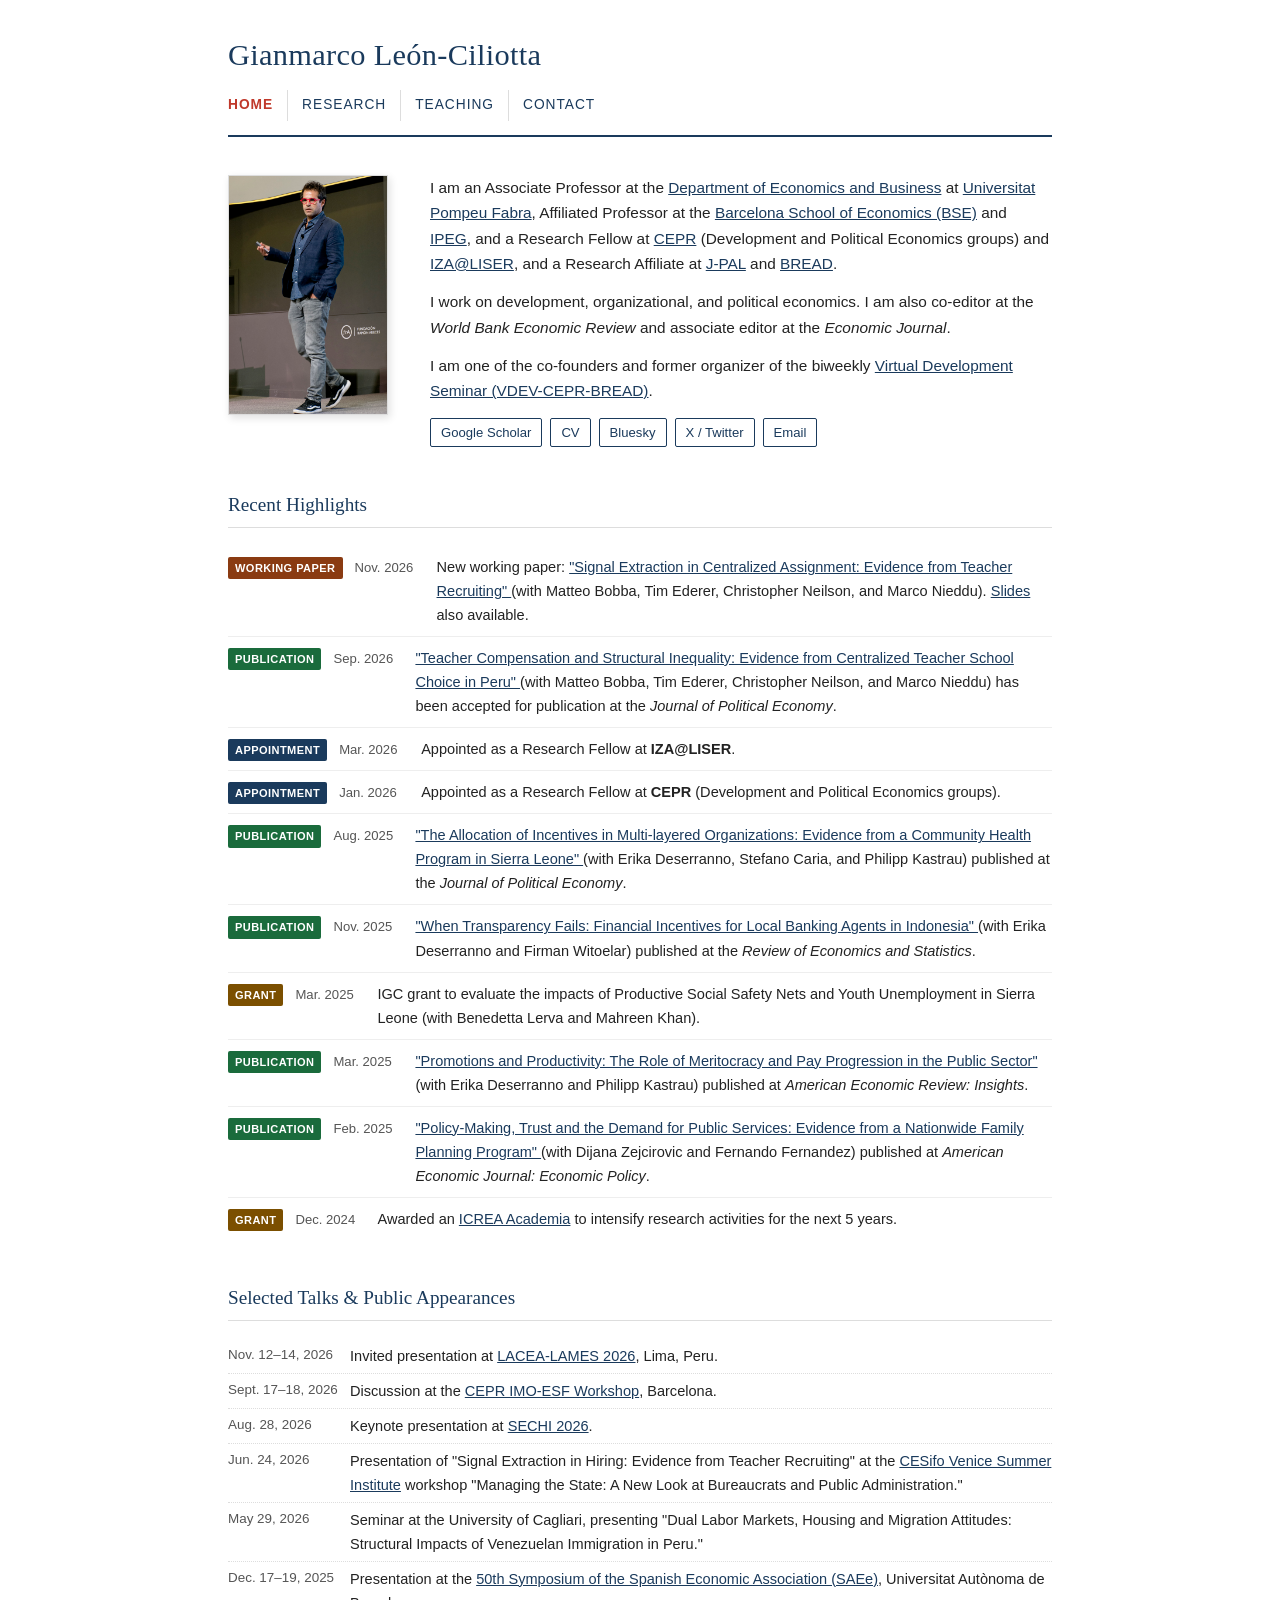
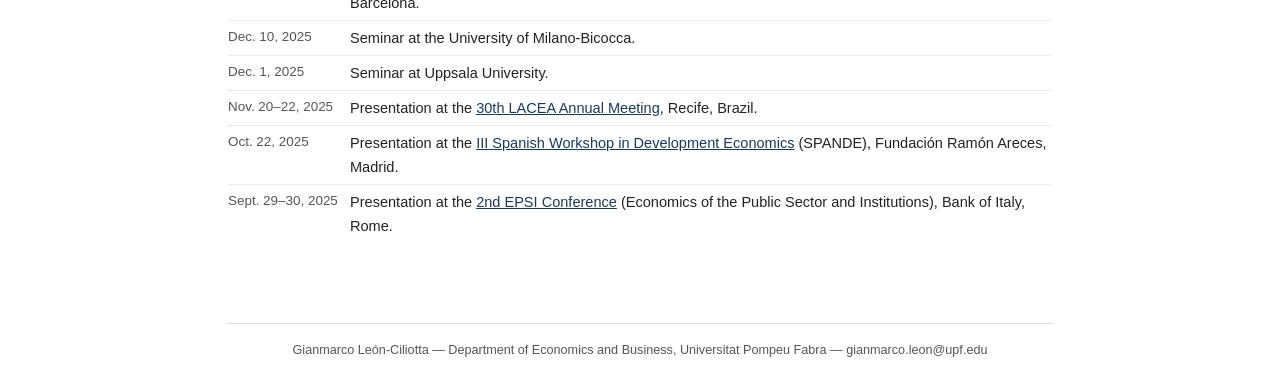
<file: index.html>
<!DOCTYPE html>
<html lang="en">
<head>
  <meta charset="UTF-8">
  <meta name="viewport" content="width=device-width, initial-scale=1.0">
  <title>Gianmarco León-Ciliotta</title>
  <meta name="description" content="Associate Professor of Economics at Universitat Pompeu Fabra. Research in development, organizational, and political economics.">
  <link rel="stylesheet" href="styles.css">
  <script type="application/ld+json">
  {
    "@context": "https://schema.org",
    "@type": "Person",
    "name": "Gianmarco León-Ciliotta",
    "url": "https://gianmarcoleon.com/",
    "image": "https://gianmarcoleon.com/photo.jpg",
    "jobTitle": "Associate Professor of Economics",
    "affiliation": [
      {
        "@type": "CollegeOrUniversity",
        "name": "Universitat Pompeu Fabra",
        "url": "https://www.upf.edu/web/econ"
      },
      {
        "@type": "Organization",
        "name": "Barcelona School of Economics",
        "url": "https://bse.eu"
      },
      {
        "@type": "Organization",
        "name": "CEPR",
        "url": "https://cepr.org"
      }
    ],
    "sameAs": [
      "https://scholar.google.es/citations?user=fmX1AYEAAAAJ&hl=en",
      "https://www.upf.edu/web/gianmarcoleon",
      "https://bse.eu/people/leon-gianmarco",
      "https://cepr.org/about/people/gianmarco-leon-ciliotta",
      "https://www.povertyactionlab.org/person/leon-ciliotta",
      "https://www.nber.org/people/gianmarcoleon",
      "https://ideas.repec.org/f/ple256.html",
      "https://bsky.app/profile/gianmarcoleonc.bsky.social",
      "https://twitter.com/Gianmarco_LeonC"
    ]
  }
  </script>
</head>
<body>
<div class="site-wrapper">

  <header>
    <h1><a href="index.html">Gianmarco León-Ciliotta</a></h1>
    <nav>
      <a href="index.html" class="active">Home</a>
      <a href="research.html">Research</a>
      <a href="teaching.html">Teaching</a>
      <a href="contact.html">Contact</a>
    </nav>
  </header>

  <main>

    <div class="home-grid">
      <div class="home-photo">
        <img src="photo.jpg" alt="Gianmarco León-Ciliotta">
      </div>
      <div class="home-bio">
        <p>
          I am an Associate Professor at the <a href="https://www.upf.edu/web/econ" target="_blank">Department of Economics and Business</a>
          at <a href="https://www.upf.edu" target="_blank">Universitat Pompeu Fabra</a>, Affiliated Professor at the
          <a href="https://bse.eu" target="_blank">Barcelona School of Economics (BSE)</a> and
          <a href="https://www.ipeg.eu" target="_blank">IPEG</a>, and a Research Fellow at
          <a href="https://cepr.org" target="_blank">CEPR</a> (Development and Political Economics groups) and
          <a href="https://www.liser.lu/iza" target="_blank">IZA@LISER</a>, and a Research Affiliate at
          <a href="https://www.povertyactionlab.org" target="_blank">J-PAL</a> and
          <a href="https://www.theigc.org" target="_blank">BREAD</a>.
        </p>
        <p>
          I work on development, organizational, and political economics. I am also co-editor at the
          <em>World Bank Economic Review</em> and associate editor at the <em>Economic Journal</em>.
        </p>
        <p>
          I am one of the co-founders and former organizer of the biweekly
          <a href="https://cepr.org/vdev-cepr-bread-seminars" target="_blank">Virtual Development Seminar (VDEV-CEPR-BREAD)</a>.
        </p>

        <div class="quick-links">
          <a href="https://scholar.google.es/citations?user=fmX1AYEAAAAJ&hl=en" target="_blank">Google Scholar</a>
          <a href="https://www.dropbox.com/scl/fi/xvio3b3ihgsljr3v2mzui/CV-Gianmarco-short.pdf?rlkey=7n80nvyt8ez04na3tk57thv2t&dl=0" target="_blank">CV</a>
          <a href="https://bsky.app/profile/gianmarcoleonc.bsky.social" target="_blank">Bluesky</a>
          <a href="https://twitter.com/Gianmarco_LeonC" target="_blank">X / Twitter</a>
          <a href="mailto:gianmarco.leon@upf.edu">Email</a>
        </div>
      </div>
    </div>

    <!-- ── Recent Highlights ── -->
    <h2>Recent Highlights</h2>
    <div class="news-list">

      <div class="news-item">
        <span class="news-badge wp">Working Paper</span>
        <span class="news-date">Nov. 2026</span>
        <span>
          New working paper: <a href="papers/21-Bobba-et-al-Signal-Extraction-Centralized-Assignment-WP.pdf" target="_blank">
            "Signal Extraction in Centralized Assignment: Evidence from Teacher Recruiting"
          </a>
          (with Matteo Bobba, Tim Ederer, Christopher Neilson, and Marco Nieddu). <a href="papers/21-Bobba-et-al-Signal-Extraction-Centralized-Assignment-Slides.pdf" target="_blank">Slides</a> also available.
        </span>
      </div>

      <div class="news-item">
        <span class="news-badge paper">Publication</span>
        <span class="news-date">Sep. 2026</span>
        <span>
          <a href="papers/20-Bobba-et-al-Teacher-Compensation-and-Structural-Inequality-Final-WP.pdf" target="_blank">
            "Teacher Compensation and Structural Inequality: Evidence from Centralized Teacher School Choice in Peru"
          </a>
          (with Matteo Bobba, Tim Ederer, Christopher Neilson, and Marco Nieddu) has been accepted for publication at the <em>Journal of Political Economy</em>.
        </span>
      </div>

      <div class="news-item">
        <span class="news-badge appt">Appointment</span>
        <span class="news-date">Mar. 2026</span>
        <span>Appointed as a Research Fellow at <strong>IZA@LISER</strong>.</span>
      </div>

      <div class="news-item">
        <span class="news-badge appt">Appointment</span>
        <span class="news-date">Jan. 2026</span>
        <span>Appointed as a Research Fellow at <strong>CEPR</strong> (Development and Political Economics groups).</span>
      </div>

      <div class="news-item">
        <span class="news-badge paper">Publication</span>
        <span class="news-date">Aug. 2025</span>
        <span>
          <a href="papers/19-Deserranno-et-al-The-Allocation-of-Incentives-in-Multi-Layered-Organizations-JPE2025.pdf" target="_blank">
            "The Allocation of Incentives in Multi-layered Organizations: Evidence from a Community Health Program in Sierra Leone"
          </a>
          (with Erika Deserranno, Stefano Caria, and Philipp Kastrau) published at the <em>Journal of Political Economy</em>.
        </span>
      </div>

      <div class="news-item">
        <span class="news-badge paper">Publication</span>
        <span class="news-date">Nov. 2025</span>
        <span>
          <a href="papers/17-Deserranno-et-al-When-Transparency-Fails-ReStat2025.pdf" target="_blank">
            "When Transparency Fails: Financial Incentives for Local Banking Agents in Indonesia"
          </a>
          (with Erika Deserranno and Firman Witoelar) published at the <em>Review of Economics and Statistics</em>.
        </span>
      </div>

      <div class="news-item">
        <span class="news-badge grant">Grant</span>
        <span class="news-date">Mar. 2025</span>
        <span>
          IGC grant to evaluate the impacts of Productive Social Safety Nets and Youth Unemployment in Sierra Leone
          (with Benedetta Lerva and Mahreen Khan).
        </span>
      </div>

      <div class="news-item">
        <span class="news-badge paper">Publication</span>
        <span class="news-date">Mar. 2025</span>
        <span>
          <a href="papers/18-Deserranno-et-al-Promotions-and-Productivity-AERI2025.pdf" target="_blank">
            "Promotions and Productivity: The Role of Meritocracy and Pay Progression in the Public Sector"
          </a>
          (with Erika Deserranno and Philipp Kastrau) published at <em>American Economic Review: Insights</em>.
        </span>
      </div>

      <div class="news-item">
        <span class="news-badge paper">Publication</span>
        <span class="news-date">Feb. 2025</span>
        <span>
          <a href="papers/16-Leon-et-al-Policy-Making-Trust-and-the-Demand-for-Public-Services-AEJEcPol2025.pdf" target="_blank">
            "Policy-Making, Trust and the Demand for Public Services: Evidence from a Nationwide Family Planning Program"
          </a>
          (with Dijana Zejcirovic and Fernando Fernandez) published at <em>American Economic Journal: Economic Policy</em>.
        </span>
      </div>

      <div class="news-item">
        <span class="news-badge grant">Grant</span>
        <span class="news-date">Dec. 2024</span>
        <span>
          Awarded an <a href="https://www.icrea.cat/en/icrea-academia" target="_blank">ICREA Academia</a> to intensify research activities for the next 5 years.
        </span>
      </div>

    </div>

    <!-- ── Talks ── -->
    <h2>Selected Talks &amp; Public Appearances</h2>
    <ul class="talks-list">
      <li>
        <span class="talk-date">Nov. 12–14, 2026</span>
        <span>Invited presentation at <a href="https://lacealames2026.org/" target="_blank">LACEA-LAMES 2026</a>, Lima, Peru.</span>
      </li>
      <li>
        <span class="talk-date">Sept. 17–18, 2026</span>
        <span>Discussion at the <a href="https://cepr.org/events/event-series/incentives-management-and-organisation-imo-entrepreneurship-strategy-and-firm-7" target="_blank">CEPR IMO-ESF Workshop</a>, Barcelona.</span>
      </li>
      <li>
        <span class="talk-date">Aug. 28, 2026</span>
        <span>Keynote presentation at <a href="https://www.ucm.cl/encuentro-anual-sechi-2026/" target="_blank">SECHI 2026</a>.</span>
      </li>
      <li>
        <span class="talk-date">Jun. 24, 2026</span>
        <span>Presentation of "Signal Extraction in Hiring: Evidence from Teacher Recruiting" at the <a href="https://www.ifo.de/en/cesifo/event/2026-06-24/managing-state-new-look-bureaucrats-and-public-administration" target="_blank">CESifo Venice Summer Institute</a> workshop "Managing the State: A New Look at Bureaucrats and Public Administration."</span>
      </li>
      <li>
        <span class="talk-date">May 29, 2026</span>
        <span>Seminar at the University of Cagliari, presenting "Dual Labor Markets, Housing and Migration Attitudes: Structural Impacts of Venezuelan Immigration in Peru."</span>
      </li>
      <li>
        <span class="talk-date">Dec. 17–19, 2025</span>
        <span>Presentation at the <a href="https://www.uab.cat/web/agenda/activity-detail-page/50th-symposium-of-the-spanish-economic-association-1345830290623.html?detid=1345973000029" target="_blank">50th Symposium of the Spanish Economic Association (SAEe)</a>, Universitat Autònoma de Barcelona.</span>
      </li>
      <li>
        <span class="talk-date">Dec. 10, 2025</span>
        <span>Seminar at the University of Milano-Bicocca.</span>
      </li>
      <li>
        <span class="talk-date">Dec. 1, 2025</span>
        <span>Seminar at Uppsala University.</span>
      </li>
      <li>
        <span class="talk-date">Nov. 20–22, 2025</span>
        <span>Presentation at the <a href="https://www.lacea2025.org/en" target="_blank">30th LACEA Annual Meeting</a>, Recife, Brazil.</span>
      </li>
      <li>
        <span class="talk-date">Oct. 22, 2025</span>
        <span>Presentation at the <a href="https://www.spande.net/documents/workshops/programSPANDE_workshop3.pdf" target="_blank">III Spanish Workshop in Development Economics</a> (SPANDE), Fundación Ramón Areces, Madrid.</span>
      </li>
      <li>
        <span class="talk-date">Sept. 29–30, 2025</span>
        <span>Presentation at the <a href="https://www.bancaditalia.it/media/notizia/2nd-epsi-economics-of-the-public-sector-and-institutions-conference/" target="_blank">2nd EPSI Conference</a> (Economics of the Public Sector and Institutions), Bank of Italy, Rome.</span>
      </li>
    </ul>

  </main>

  <footer>
    <div class="site-wrapper">
      Gianmarco León-Ciliotta &mdash; Department of Economics and Business, Universitat Pompeu Fabra &mdash;
      <a href="mailto:gianmarco.leon@upf.edu">gianmarco.leon@upf.edu</a>
    </div>
  </footer>

</div>
</body>
</html>
</file>
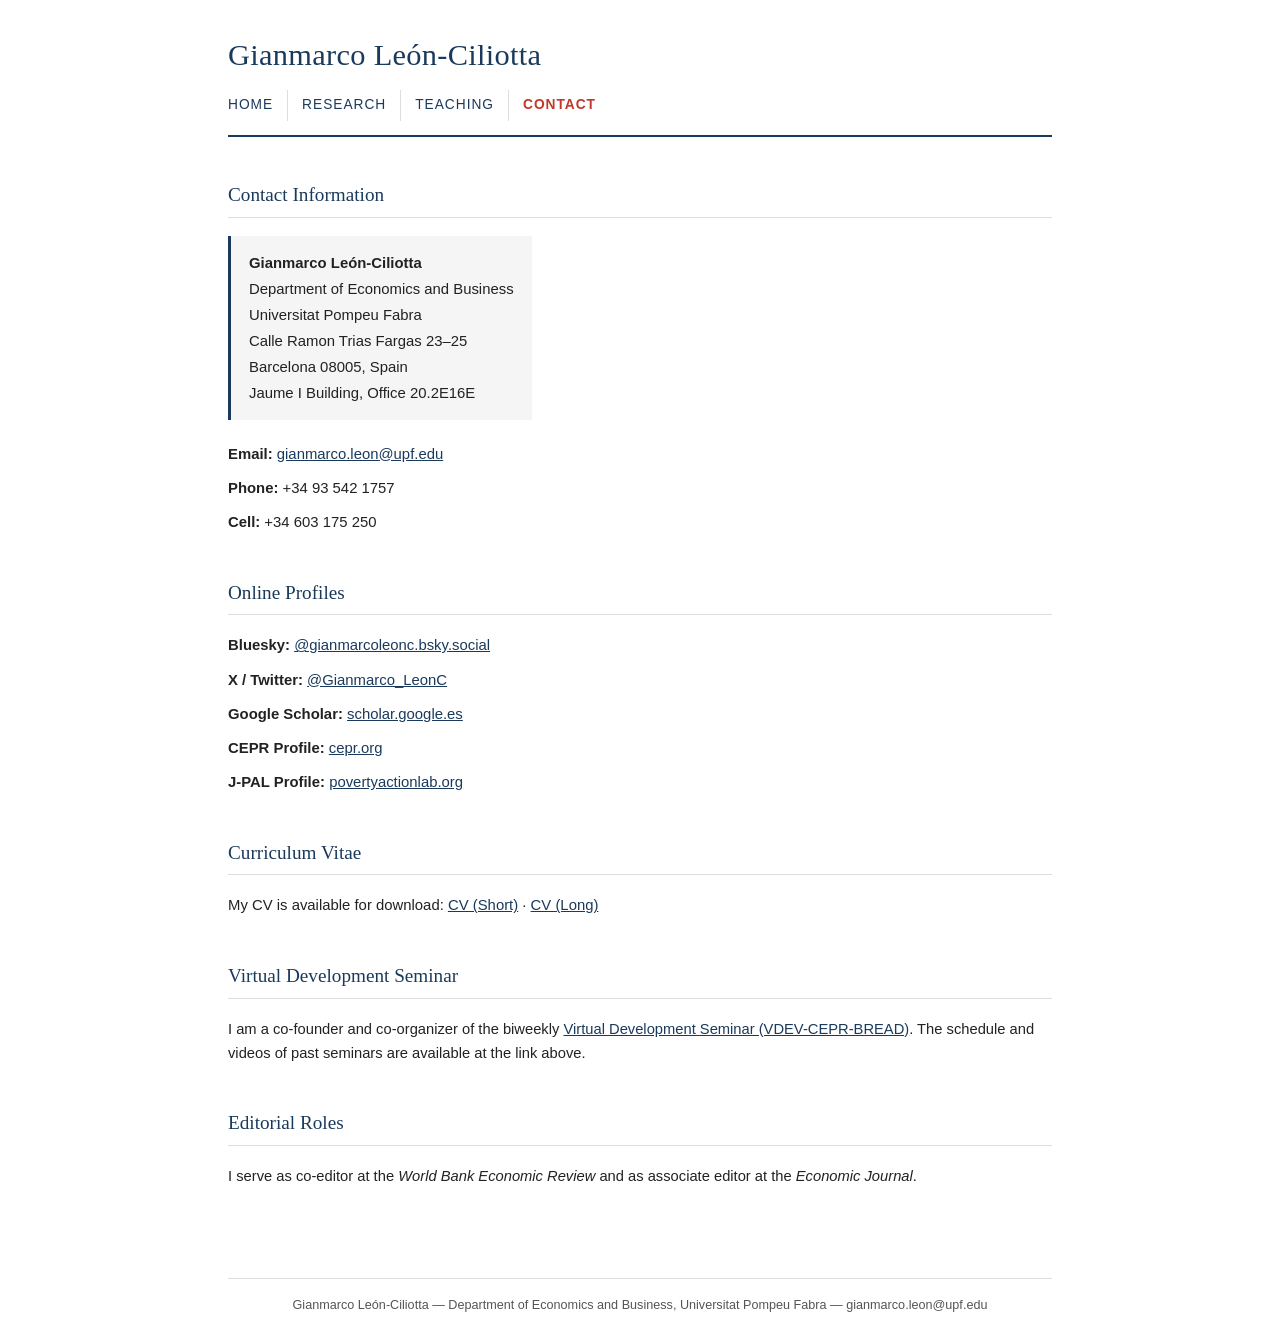
<file: contact.html>
<!DOCTYPE html>
<html lang="en">
<head>
  <meta charset="UTF-8">
  <meta name="viewport" content="width=device-width, initial-scale=1.0">
  <title>Contact — Gianmarco León-Ciliotta</title>
  <meta name="description" content="Contact information for Gianmarco León-Ciliotta, UPF Barcelona.">
  <link rel="stylesheet" href="styles.css">
</head>
<body>
<div class="site-wrapper">

  <header>
    <h1><a href="index.html">Gianmarco León-Ciliotta</a></h1>
    <nav>
      <a href="index.html">Home</a>
      <a href="research.html">Research</a>
      <a href="teaching.html">Teaching</a>
      <a href="contact.html" class="active">Contact</a>
    </nav>
  </header>

  <main>

    <div class="contact-section">

      <h2>Contact Information</h2>

      <address>
        <strong>Gianmarco León-Ciliotta</strong><br>
        Department of Economics and Business<br>
        Universitat Pompeu Fabra<br>
        Calle Ramon Trias Fargas 23–25<br>
        Barcelona 08005, Spain<br>
        Jaume I Building, Office 20.2E16E
      </address>

      <p>
        <strong>Email:</strong> <a href="mailto:gianmarco.leon@upf.edu">gianmarco.leon@upf.edu</a>
      </p>
      <p>
        <strong>Phone:</strong> +34 93 542 1757
      </p>
      <p>
        <strong>Cell:</strong> +34 603 175 250
      </p>

      <h2>Online Profiles</h2>

      <p>
        <strong>Bluesky:</strong>
        <a href="https://bsky.app/profile/gianmarcoleonc.bsky.social" target="_blank">@gianmarcoleonc.bsky.social</a>
      </p>
      <p>
        <strong>X / Twitter:</strong>
        <a href="https://twitter.com/Gianmarco_LeonC" target="_blank">@Gianmarco_LeonC</a>
      </p>
      <p>
        <strong>Google Scholar:</strong>
        <a href="https://scholar.google.es/citations?user=fmX1AYEAAAAJ&hl=en" target="_blank">scholar.google.es</a>
      </p>
      <p>
        <strong>CEPR Profile:</strong>
        <a href="https://cepr.org" target="_blank">cepr.org</a>
      </p>
      <p>
        <strong>J-PAL Profile:</strong>
        <a href="https://www.povertyactionlab.org" target="_blank">povertyactionlab.org</a>
      </p>

      <h2>Curriculum Vitae</h2>
      <p>
        My CV is available for download:
        <a href="https://www.dropbox.com/scl/fi/xvio3b3ihgsljr3v2mzui/CV-Gianmarco-short.pdf?rlkey=7n80nvyt8ez04na3tk57thv2t&dl=0" target="_blank">CV (Short)</a> &middot;
        <a href="https://www.dropbox.com/scl/fi/vqi4j8ms167n3xbh0429u/CV-Gianmarco-long.pdf?rlkey=trdz6ct164xplcmolmvucq9pv&dl=0" target="_blank">CV (Long)</a>
      </p>

      <h2>Virtual Development Seminar</h2>
      <p style="font-size:0.92rem;">
        I am a co-founder and co-organizer of the biweekly
        <a href="https://cepr.org/vdev-cepr-bread-seminars" target="_blank">Virtual Development Seminar (VDEV-CEPR-BREAD)</a>.
        The schedule and videos of past seminars are available at the link above.
      </p>

      <h2>Editorial Roles</h2>
      <p style="font-size:0.92rem;">
        I serve as co-editor at the <em>World Bank Economic Review</em> and as associate editor at the <em>Economic Journal</em>.
      </p>

    </div>

  </main>

  <footer>
    <div class="site-wrapper">
      Gianmarco León-Ciliotta &mdash; Department of Economics and Business, Universitat Pompeu Fabra &mdash;
      <a href="mailto:gianmarco.leon@upf.edu">gianmarco.leon@upf.edu</a>
    </div>
  </footer>

</div>
</body>
</html>
</file>
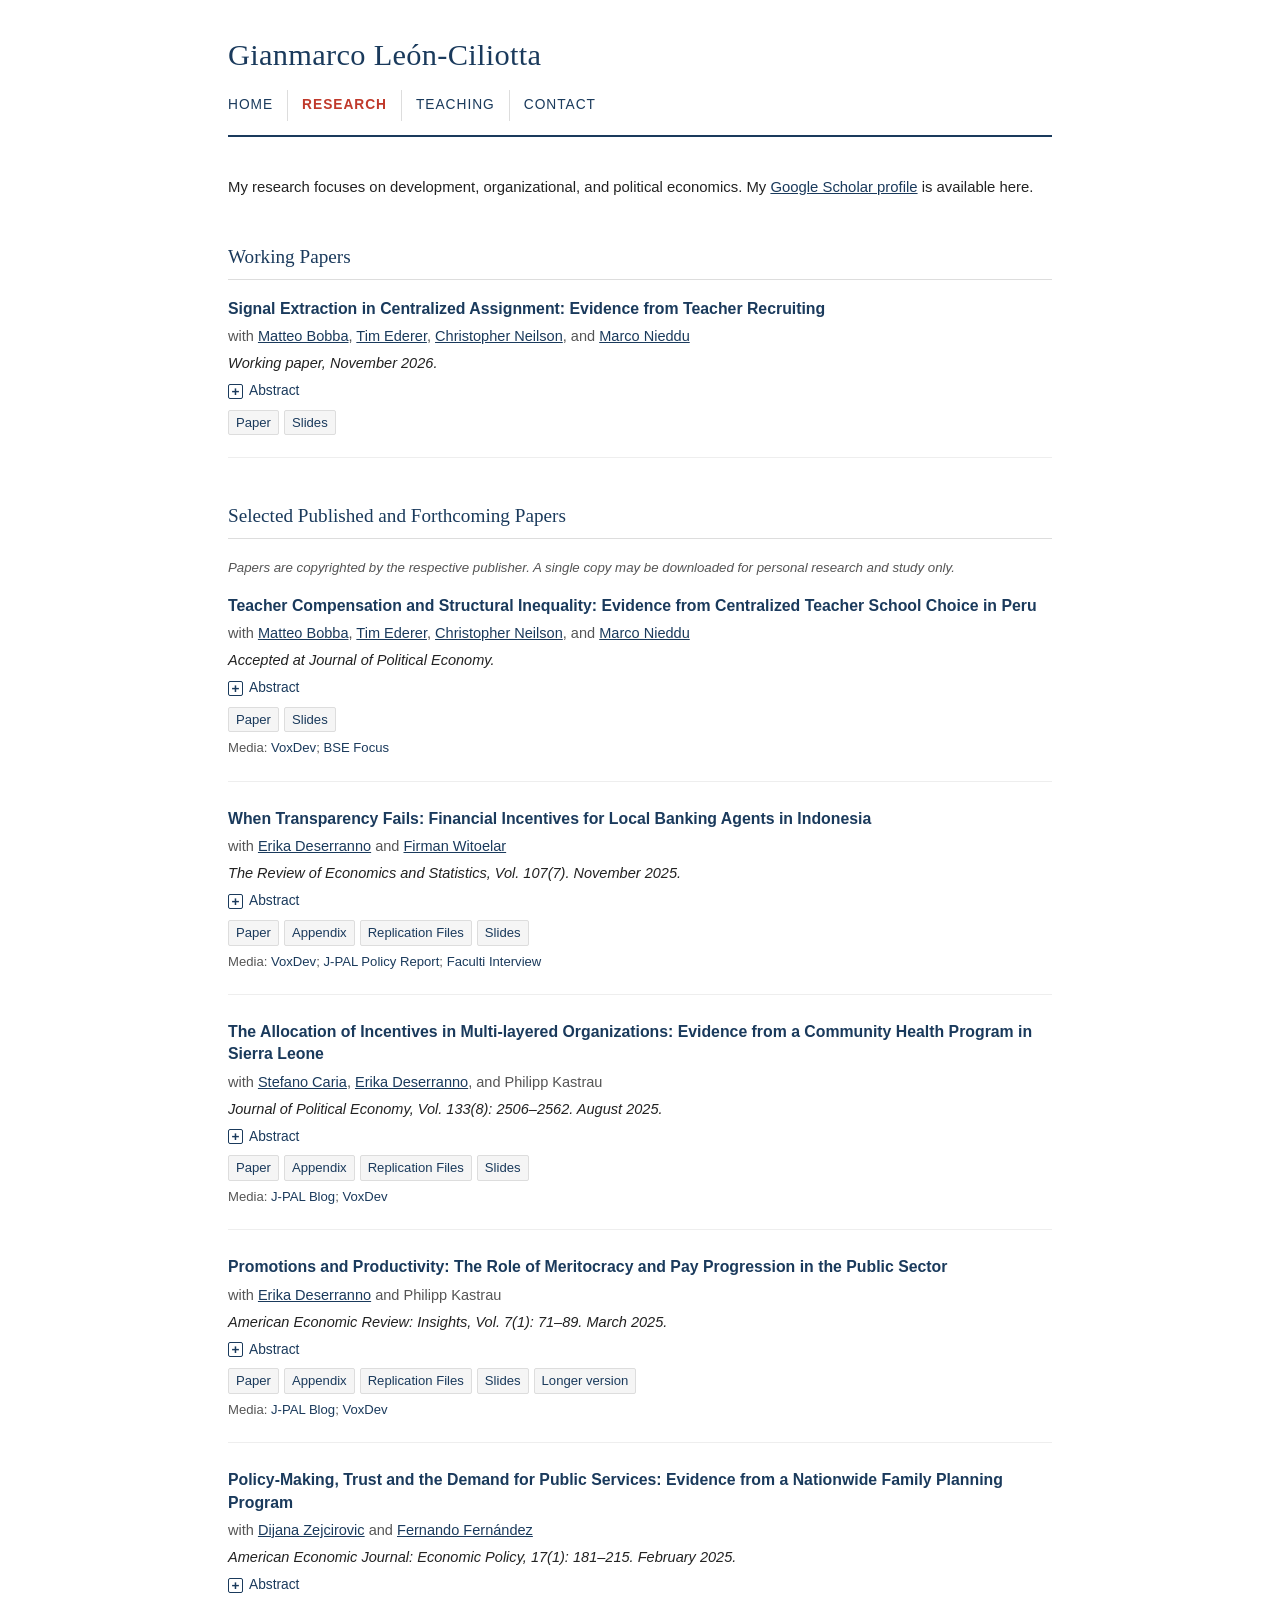
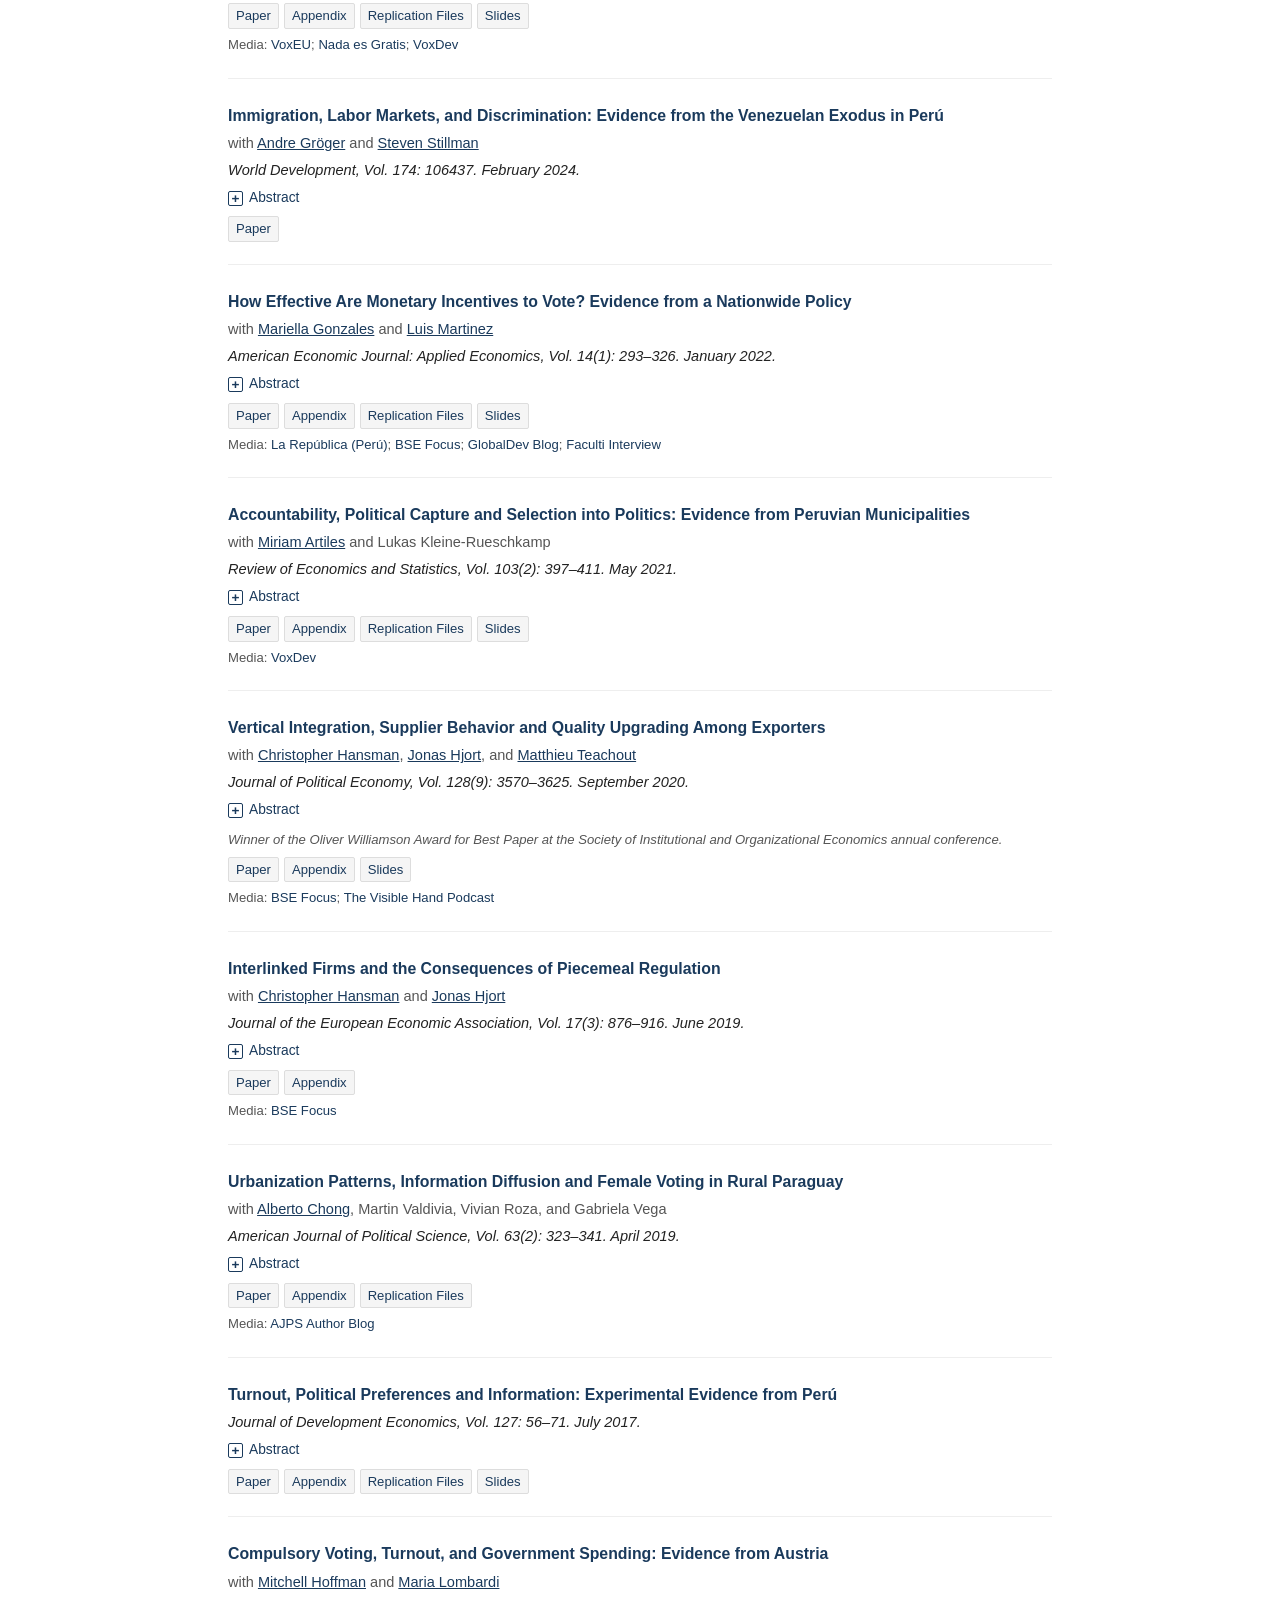
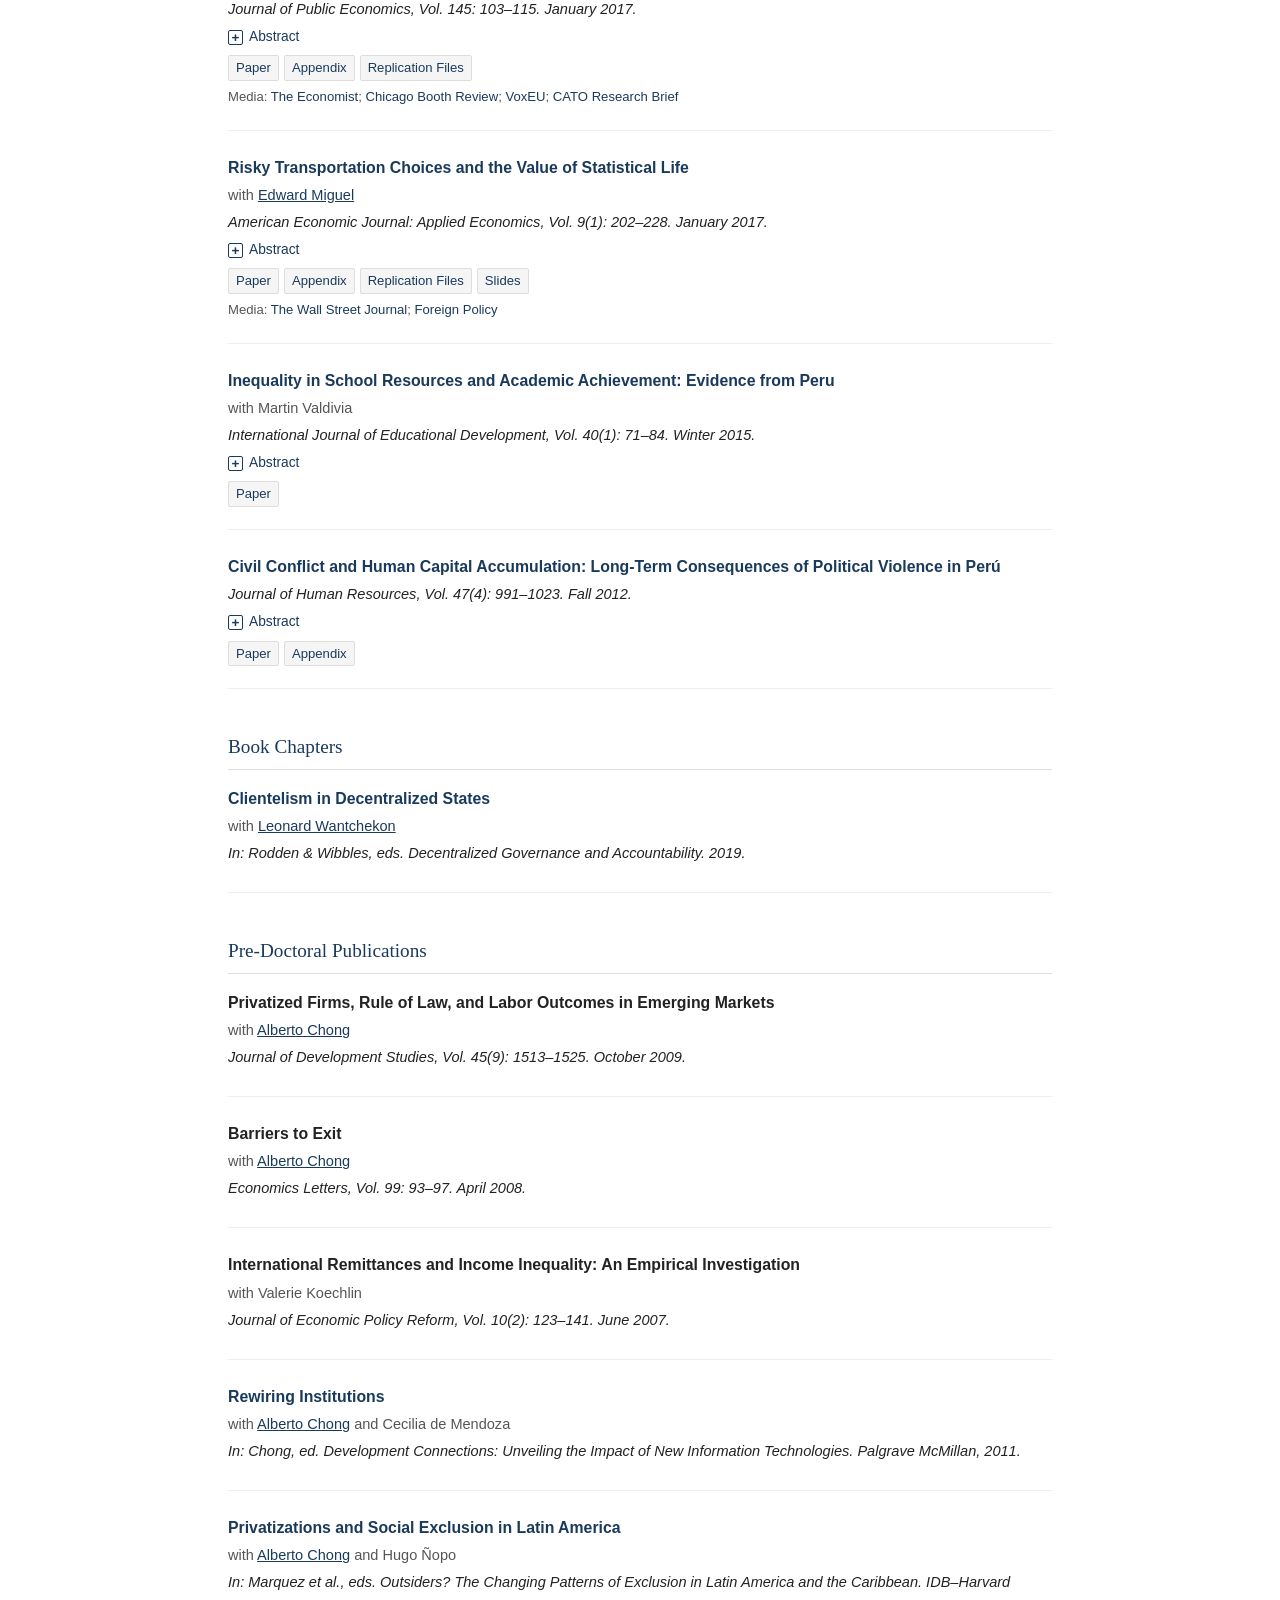
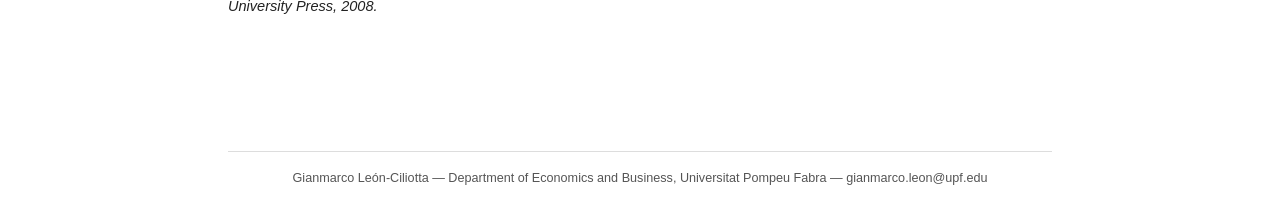
<file: research.html>
<!DOCTYPE html>
<html lang="en">
<head>
  <meta charset="UTF-8">
  <meta name="viewport" content="width=device-width, initial-scale=1.0">
  <title>Research — Gianmarco León-Ciliotta</title>
  <meta name="description" content="Research by Gianmarco León-Ciliotta in development, organizational, and political economics.">
  <link rel="stylesheet" href="styles.css">
</head>
<body>
<div class="site-wrapper">

  <header>
    <h1><a href="index.html">Gianmarco León-Ciliotta</a></h1>
    <nav>
      <a href="index.html">Home</a>
      <a href="research.html" class="active">Research</a>
      <a href="teaching.html">Teaching</a>
      <a href="contact.html">Contact</a>
    </nav>
  </header>

  <main>

    <p style="font-size:0.93rem; margin-bottom:0.5em;">
      My research focuses on development, organizational, and political economics.
      My <a href="https://scholar.google.es/citations?user=fmX1AYEAAAAJ&hl=en" target="_blank">Google Scholar profile</a> is available here.
    </p>

    <!-- ════════════════════════════════════════
         WORKING PAPERS
    ════════════════════════════════════════ -->
    <h2>Working Papers</h2>

    <div class="paper-entry">
      <div class="paper-title">
        <a href="papers/21-Bobba-et-al-Signal-Extraction-Centralized-Assignment-WP.pdf" target="_blank">
          Signal Extraction in Centralized Assignment: Evidence from Teacher Recruiting
        </a>
      </div>
      <div class="paper-authors">
        with <a href="https://matteobobba.github.io/" target="_blank">Matteo Bobba</a>,
        <a href="https://sites.google.com/view/tim-ederer" target="_blank">Tim Ederer</a>,
        <a href="https://www.christopher-neilson.com" target="_blank">Christopher Neilson</a>, and
        <a href="https://www.marconieddu.net" target="_blank">Marco Nieddu</a>
      </div>
      <div class="paper-journal">Working paper, November 2026.</div>
      <details class="paper-abstract">
        <summary>Abstract</summary>
        <p>We study the design of decentralized signal extraction in centralized assignment. Using data on Peru’s nationwide teacher allocation mechanism, we estimate a rich model of applicants’ behavior, teacher effectiveness and schools’ discretionary screening accounting for heterogeneity in schools’ preferences and signal-extraction ability. Decentralized screening improves the effectiveness of selected teachers on average relative to test-based hiring, but its returns vary substantially across schools. We find that efficiently allocating screening capacity according to schools’ signal extraction ability is unfeasible. Instead, we show that using teacher value-added measures for centralized prescreening can generate large gains and outperforms disclosing that information directly to schools. However, prescreening too aggressively leaves more vacancies unfilled as schools increasingly compete for the same candidates.</p>
      </details>
      <div class="paper-links">
        <a href="papers/21-Bobba-et-al-Signal-Extraction-Centralized-Assignment-WP.pdf" target="_blank">Paper</a>
        <a href="papers/21-Bobba-et-al-Signal-Extraction-Centralized-Assignment-Slides.pdf" target="_blank">Slides</a>
      </div>
    </div>

    <!-- ════════════════════════════════════════
         PUBLISHED AND FORTHCOMING
    ════════════════════════════════════════ -->
    <h2>Selected Published and Forthcoming Papers</h2>
    <p class="paper-note" style="margin-bottom:16px; font-size:0.83rem;">
      Papers are copyrighted by the respective publisher. A single copy may be downloaded for personal research and study only.
    </p>

    <div class="paper-entry">
      <div class="paper-title">
        <a href="papers/20-Bobba-et-al-Teacher-Compensation-and-Structural-Inequality-Final-WP.pdf" target="_blank">
          Teacher Compensation and Structural Inequality: Evidence from Centralized Teacher School Choice in Peru
        </a>
      </div>
      <div class="paper-authors">
        with <a href="https://matteobobba.github.io/" target="_blank">Matteo Bobba</a>,
        <a href="https://sites.google.com/view/tim-ederer" target="_blank">Tim Ederer</a>,
        <a href="https://www.christopher-neilson.com" target="_blank">Christopher Neilson</a>, and
        <a href="https://www.marconieddu.net" target="_blank">Marco Nieddu</a>
      </div>
      <div class="paper-journal">Accepted at <em>Journal of Political Economy</em>.</div>
      <details class="paper-abstract">
        <summary>Abstract</summary>
        <p>We exploit data on centralized teacher recruitment in Perú to establish that wage rigidity creates large urban-rural disparities in teacher effectiveness. Leveraging a teacher compensation reform, we provide causal evidence that increasing salaries in less desirable locations attracts qualified teachers and improves student learning. We estimate a model of teacher sorting and student achievement featuring rich heterogeneity in teachers’ preferences and effectiveness. Substantial equity and efficiency gains arise from reallocating existing teachers to exploit match effects or attracting applicants with higher average effectiveness into public teaching. Counterfactual wage schedules achieving these gains suggest that the latter is more cost-effective.</p>
      </details>
      <div class="paper-links">
        <a href="papers/20-Bobba-et-al-Teacher-Compensation-and-Structural-Inequality-Final-WP.pdf" target="_blank">Paper</a>
        <a href="papers/20-Bobba-et-al-Teacher-Compensation-and-Structural-Inequality-Slides.pdf" target="_blank">Slides</a>
      </div>
      <div class="paper-media">
        Media: <a href="https://voxdev.org/topic/health-education/how-teacher-wage-policies-help-reduce-urban-rural-achievement-gaps-evidence-peru" target="_blank">VoxDev</a>;
        <a href="https://focus.bse.eu/reducing-inequalities-in-access-to-quality-education/" target="_blank">BSE Focus</a>
      </div>
    </div>

    <div class="paper-entry">
      <div class="paper-title">
        <a href="papers/17-Deserranno-et-al-When-Transparency-Fails-ReStat2025.pdf" target="_blank">
          When Transparency Fails: Financial Incentives for Local Banking Agents in Indonesia
        </a>
      </div>
      <div class="paper-authors">
        with <a href="https://sites.google.com/site/erikadeserranno/" target="_blank">Erika Deserranno</a> and <a href="https://sites.google.com/view/firman-witoelar" target="_blank">Firman Witoelar</a>
      </div>
      <div class="paper-journal"><em>The Review of Economics and Statistics</em>, Vol. 107(7). November 2025.</div>
      <details class="paper-abstract">
        <summary>Abstract</summary>
        <p>We study the effect of raising the level and transparency of financial incentives offered to local agents for acquiring clients of a new banking product on take-up. We find that paying agents higher incentives increases take-up and usage, but only when the incentives are unknown to prospective clients. When disclosed, higher incentives have no effect on take-up and usage, despite greater agent effort. This is due to the financial incentives sending a negative signal to potential clients about the reliability and trustworthiness of the product. Hence, when designing incentives, organizations should consider both their level and transparency.</p>
      </details>
      <div class="paper-links">
        <a href="papers/17-Deserranno-et-al-When-Transparency-Fails-ReStat2025.pdf" target="_blank">Paper</a>
        <a href="papers/17-Deserranno-et-al-When-Transparency-Fails-Appendix-ReStat2025.pdf" target="_blank">Appendix</a>
        <a href="https://doi.org/10.7910/DVN/DCKKLW" target="_blank">Replication Files</a>
        <a href="papers/17-Deserranno-et-al-When-Transparency-Fails-Slides.pdf" target="_blank">Slides</a>
      </div>
      <div class="paper-media">
        Media: <a href="https://voxdev.org/topic/finance/when-transparency-fails-financial-incentives-local-banking-agents-indonesia" target="_blank">VoxDev</a>;
        <a href="https://www.povertyactionlab.org/evaluation/impact-incentives-and-transparency-usage-new-financial-products-indonesia" target="_blank">J-PAL Policy Report</a>;
        <a href="https://faculti.net/when-transparency-fails-financial-incentives-for-local-banking-agents-in-indonesia/" target="_blank">Faculti Interview</a>
      </div>
    </div>

    <div class="paper-entry">
      <div class="paper-title">
        <a href="papers/19-Deserranno-et-al-The-Allocation-of-Incentives-in-Multi-Layered-Organizations-JPE2025.pdf" target="_blank">
          The Allocation of Incentives in Multi-layered Organizations: Evidence from a Community Health Program in Sierra Leone
        </a>
      </div>
      <div class="paper-authors">
        with <a href="https://www.stefanocaria.com" target="_blank">Stefano Caria</a>,
        <a href="https://sites.google.com/site/erikadeserranno/" target="_blank">Erika Deserranno</a>, and Philipp Kastrau
      </div>
      <div class="paper-journal"><em>Journal of Political Economy</em>, Vol. 133(8): 2506–2562. August 2025.</div>
      <details class="paper-abstract">
        <summary>Abstract</summary>
        <p>Does the allocation of incentives across the hierarchy of an organization matter for its performance? In an experiment with a large public health organization, we find that health care provision is highly affected by how incentives are allocated between frontline workers and their supervisors. Sharing incentives equally between these two layers raises health visits by 61% compared with unilateral allocations and uniquely improves health service provision and health outcomes. We provide reduced-form and structural evidence that effort complementarities and contractual frictions drive these results and explore the implications for the optimal design of incentive policies in multilayered organizations.</p>
      </details>
      <div class="paper-links">
        <a href="papers/19-Deserranno-et-al-The-Allocation-of-Incentives-in-Multi-Layered-Organizations-JPE2025.pdf" target="_blank">Paper</a>
        <a href="papers/19-Deserranno-et-al-The-Allocation-of-Incentives-in-Multi-Layered-Organizations-Appendix.pdf" target="_blank">Appendix</a>
        <a href="https://dataverse.harvard.edu/dataset.xhtml?persistentId=doi:10.7910/DVN/7GXBRK" target="_blank">Replication Files</a>
        <a href="papers/19-Deserranno-et-al-The-Allocation-of-Incentives-in-Multi-Layered-Organizations-Slides.pdf" target="_blank">Slides</a>
      </div>
      <div class="paper-media">
        Media: <a href="https://www.povertyactionlab.org/evaluation/pay-perfomance-incentives-heathcare-workers-and-their-supervisors-sierra-leone" target="_blank">J-PAL Blog</a>;
        <a href="https://voxdev.org/topic/labour-markets/sharing-financial-incentives-between-community-health-workers-and-their" target="_blank">VoxDev</a>
      </div>
    </div>

    <div class="paper-entry">
      <div class="paper-title">
        <a href="papers/18-Deserranno-et-al-Promotions-and-Productivity-AERI2025.pdf" target="_blank">
          Promotions and Productivity: The Role of Meritocracy and Pay Progression in the Public Sector
        </a>
      </div>
      <div class="paper-authors">
        with <a href="https://sites.google.com/site/erikadeserranno/" target="_blank">Erika Deserranno</a> and Philipp Kastrau
      </div>
      <div class="paper-journal"><em>American Economic Review: Insights</em>, Vol. 7(1): 71–89. March 2025.</div>
      <details class="paper-abstract">
        <summary>Abstract</summary>
        <p>We study promotion incentives in the public sector. In collaboration with Sierra Leone’s Ministry of Health, we introduce exogenous variation in the meritocratic nature of promotions from health worker to supervisor positions and in health workers’ perceptions of pay progression upon promotion. Ten months later, our findings reveal that meritocracy leads to a 22 percent increase in health workers’ productivity. Greater perceived pay progression in a meritocratic system boosts productivity by 23 percent, whereas in a less meritocratic system, it decreases productivity by 27 percent. We show that this reduction is consistent with a negative morale effect.</p>
      </details>
      <div class="paper-links">
        <a href="papers/18-Deserranno-et-al-Promotions-and-Productivity-AERI2025.pdf" target="_blank">Paper</a>
        <a href="papers/18-Deserranno-et-al-Promotions-and-Productivity-Appendix.pdf" target="_blank">Appendix</a>
        <a href="http://www.openicpsr.org/openicpsr/workspace?goToPath=/openicpsr/203501" target="_blank">Replication Files</a>
        <a href="papers/18-Deserranno-et-al-Promotions-and-Productivity-Slides.pdf" target="_blank">Slides</a>
        <a href="papers/18-Deserranno-et-al-Promotions-and-Productivity-longer-WP.pdf" target="_blank">Longer version</a>
      </div>
      <div class="paper-media">
        Media: <a href="https://www.povertyactionlab.org/evaluation/impact-meritocratic-promotions-and-pay-progression-health-care-workers-productivity" target="_blank">J-PAL Blog</a>;
        <a href="https://voxdev.org/topic/labour-markets-migration/promotion-pay-and-productivity-evidence-sierra-leone" target="_blank">VoxDev</a>
      </div>
    </div>

    <div class="paper-entry">
      <div class="paper-title">
        <a href="papers/16-Leon-et-al-Policy-Making-Trust-and-the-Demand-for-Public-Services-AEJEcPol2025.pdf" target="_blank">
          Policy-Making, Trust and the Demand for Public Services: Evidence from a Nationwide Family Planning Program
        </a>
      </div>
      <div class="paper-authors">
        with <a href="https://sites.google.com/view/dijanazejcirovic/home" target="_blank">Dijana Zejcirovic</a> and
        <a href="https://sites.google.com/site/ffernandezbazan/home" target="_blank">Fernando Fernández</a>
      </div>
      <div class="paper-journal"><em>American Economic Journal: Economic Policy</em>, 17(1): 181–215. February 2025.</div>
      <details class="paper-abstract">
        <summary>Abstract</summary>
        <p>We study a large-scale family planning intervention in which more than 260,000 Peruvian women were sterilized. Many of these medical procedures are alleged to have been performed without patient consent. The subsequent disclosure of alleged illegal sterilizations caused reductions in the usage of contraceptive methods and prenatal and birth delivery services and, more generally, the demand for medical services in affected areas. As a result, child health worsened. The results persist for at least 17 years after the information disclosure and are driven by disappointed supporters of the implementing government. Learning about the government’s malpractices undermined trust in institutions.</p>
      </details>
      <div class="paper-links">
        <a href="papers/16-Leon-et-al-Policy-Making-Trust-and-the-Demand-for-Public-Services-AEJEcPol2025.pdf" target="_blank">Paper</a>
        <a href="papers/16-Leon-et-al-Policy-Making-Trust-and-the-Demand-for-Public-Services-Appendix.pdf" target="_blank">Appendix</a>
        <a href="https://www.openicpsr.org/openicpsr/project/194825/version/V1/view" target="_blank">Replication Files</a>
        <a href="papers/16-Leon-et-al-Policy-Making-Trust-and-the-Demand-for-Public-Services-Slides.pdf" target="_blank">Slides</a>
      </div>
      <div class="paper-media">
        Media: <a href="https://cepr.org/voxeu/columns/policymaking-trust-and-demand-public-services-evidence-nationwide-family-planning" target="_blank">VoxEU</a>;
        <a href="https://nadaesgratis.es/admin/implementacion-de-politicas-publicas-confianza-en-las-instituciones-y-demanda-de-servicios-publicos" target="_blank">Nada es Gratis</a>;
        <a href="https://voxdev.org/topic/institutions-political-economy/policymaking-trust-and-demand-public-services" target="_blank">VoxDev</a>
      </div>
    </div>

    <div class="paper-entry">
      <div class="paper-title">
        <a href="papers/15-Groger-et-al-Immigration-Labormarkets-and-Discrimination-WD2024.pdf" target="_blank">
          Immigration, Labor Markets, and Discrimination: Evidence from the Venezuelan Exodus in Perú
        </a>
      </div>
      <div class="paper-authors">
        with <a href="https://sites.google.com/site/andregroeger/home" target="_blank">Andre Gröger</a> and
        <a href="https://www.unibz.it/en/faculties/economics-management/academic-staff/person/36390-steven-stillman" target="_blank">Steven Stillman</a>
      </div>
      <div class="paper-journal"><em>World Development</em>, Vol. 174: 106437. February 2024.</div>
      <details class="paper-abstract">
        <summary>Abstract</summary>
        <p>Venezuela is currently experiencing the biggest crisis in its recent history. This has led more than 7.3 million Venezuelans to emigrate, at least 1.5 million of those to Peru, which amounted to an increase of over 4 percent in the Peruvian population. Venezuelan immigrants in Peru are relatively similar in cultural terms, but, on average, more skilled than Peruvians. In this paper, we first examine Venezuelans’ perceptions of being discriminated against in Peru. Using an instrumental variable strategy, we document a causal relationship between the level of employment in the informal sector – where most immigrants are employed – and reports of discrimination. We then study the impact of Venezuelan migration on local’s labor market outcomes, reported crime rates, and attitudes using a variety of data sources. We find that inflows of Venezuelans to particular locations led to increased employment and income among locals, decreased reported crime, and improved reported community quality. We conduct a heterogeneity analysis to identify the mechanisms behind these labor market effects and discuss the implications for Peruvian immigration policy.</p>
      </details>
      <div class="paper-links">
        <a href="papers/15-Groger-et-al-Immigration-Labormarkets-and-Discrimination-WD2024.pdf" target="_blank">Paper</a>
      </div>
    </div>

    <div class="paper-entry">
      <div class="paper-title">
        <a href="papers/14-Gonzales-et-al-How-Effective-Are-Monetary-Incentives-to-Vote-Evidence-from-a-Nationwide-Policy-AEJApp2022.pdf" target="_blank">
          How Effective Are Monetary Incentives to Vote? Evidence from a Nationwide Policy
        </a>
      </div>
      <div class="paper-authors">
        with <a href="https://sites.google.com/view/mariellagonzales" target="_blank">Mariella Gonzales</a> and
        <a href="https://sites.google.com/site/lrmartineza/" target="_blank">Luis Martinez</a>
      </div>
      <div class="paper-journal"><em>American Economic Journal: Applied Economics</em>, Vol. 14(1): 293–326. January 2022.</div>
      <details class="paper-abstract">
        <summary>Abstract</summary>
        <p>We study voters’ response to marginal changes to the fine for electoral abstention in Peru, leveraging variation from a nationwide reform. A smaller fine has a robust, negative effect on voter turnout, partly through irregular changes in voter registration. However, representation is largely unaffected, as most of the lost votes are blank or invalid. We also show that the effect of an exemption from compulsory voting is substantially larger than that of a full fine reduction, suggesting that nonmonetary incentives are the main drivers behind the effectiveness of compulsory voting.</p>
      </details>
      <div class="paper-links">
        <a href="papers/14-Gonzales-et-al-How-Effective-Are-Monetary-Incentives-to-Vote-Evidence-from-a-Nationwide-Policy-AEJApp2022.pdf" target="_blank">Paper</a>
        <a href="papers/14-Gonzales-et-al-How-Effective-Are-Monetary-Incentives-to-Vote-Evidence-from-a-Nationwide-Policy-Appendix-AEJApp2022.pdf" target="_blank">Appendix</a>
        <a href="https://doi.org/10.7910/DVN/HLBUPL" target="_blank">Replication Files</a>
        <a href="papers/14-Gonzales-et-al-How-Effective-Are-Monetary-Incentives-to-Vote-Evidence-from-a-Nationwide-Policy-Slides.pdf" target="_blank">Slides</a>
      </div>
      <div class="paper-media">
        Media: <a href="https://larepublica.pe/politica/1451942-voto-obligatorio-multas" target="_blank">La República (Perú)</a>;
        <a href="http://focus.barcelonagse.eu/voter-turnout-abstention-fines/" target="_blank">BSE Focus</a>;
        <a href="https://www.globaldev.blog/blog/effectiveness-monetary-incentives-vote" target="_blank">GlobalDev Blog</a>;
        <a href="https://faculti.net/how-effective-are-monetary-incentives-to-vote-evidence-from-a-nationwide-policy/" target="_blank">Faculti Interview</a>
      </div>
    </div>

    <div class="paper-entry">
      <div class="paper-title">
        <a href="papers/12-Artiles-et-al-Accountability-Political-Capture-and-Selection-into-Politics-ReStat2020.pdf" target="_blank">
          Accountability, Political Capture and Selection into Politics: Evidence from Peruvian Municipalities
        </a>
      </div>
      <div class="paper-authors">
        with <a href="https://www.miriam-artiles.com" target="_blank">Miriam Artiles</a> and Lukas Kleine-Rueschkamp
      </div>
      <div class="paper-journal"><em>Review of Economics and Statistics</em>, Vol. 103(2): 397–411. May 2021.</div>
      <details class="paper-abstract">
        <summary>Abstract</summary>
        <p>We estimate the effects of political accountability on the selection of politicians when accountability mechanisms are prone to political capture. We compare the characteristics of candidates running in municipalities where the previous incumbent was ousted from office through a recall referendum with those who run where the recall referendum failed by a small margin. Having a recalled incumbent in the previous term causes a negative selection of candidates in terms of their education and previous experience. They are also less representative of indigenous groups. The results are driven by localities where the accountability institution is likely used for political purposes.</p>
      </details>
      <div class="paper-links">
        <a href="papers/12-Artiles-et-al-Accountability-Political-Capture-and-Selection-into-Politics-ReStat2020.pdf" target="_blank">Paper</a>
        <a href="papers/12-Artiles-et-al-Accountability-Political-Capture-and-Selection-into-Politics-Appendix-ReStat2020.pdf" target="_blank">Appendix</a>
        <a href="https://dataverse.harvard.edu/dataset.xhtml?persistentId=doi:10.7910/DVN/ZXC6XH" target="_blank">Replication Files</a>
        <a href="papers/12-Artiles-et-al-Accountability-Political-Capture-and-Selection-into-Politics-Slides.pdf" target="_blank">Slides</a>
      </div>
      <div class="paper-media">
        Media: <a href="https://voxdev.org/topic/institutions-political-economy/accountability-institutions-political-capture-and-selection-politics" target="_blank">VoxDev</a>
      </div>
    </div>

    <div class="paper-entry">
      <div class="paper-title">
        <a href="papers/13-Hansman-et-al-Vertical-Integration-Supplier-Behavior-and-Quality-Upgrading-among-Exporters-JPE2020.pdf" target="_blank">
          Vertical Integration, Supplier Behavior and Quality Upgrading Among Exporters
        </a>
      </div>
      <div class="paper-authors">
        with <a href="https://profiles.imperial.ac.uk/c.hansman" target="_blank">Christopher Hansman</a>,
        <a href="https://www.jonashjort.com" target="_blank">Jonas Hjort</a>, and
        <a href="https://sites.google.com/view/matthieuteachout/home" target="_blank">Matthieu Teachout</a>
      </div>
      <div class="paper-journal"><em>Journal of Political Economy</em>, Vol. 128(9): 3570–3625. September 2020.</div>
      <details class="paper-abstract">
        <summary>Abstract</summary>
        <p>We study the relationship between firms’ output quality and organizational structure. Using data on the production and transaction chain that makes up Peruvian fish meal manufacturing, we establish three results. First, firms integrate suppliers when the quality premium rises for exogenous reasons. Second, suppliers change their behavior to better maintain input quality when vertically integrated. Third, firms produce a higher share of high-quality output when weather and supplier availability shocks shift them into using integrated suppliers. Overall, our results indicate that quality upgrading is an important motive for integrating suppliers facing a quantity-quality trade-off, as classical theories of the firm predict.</p>
      </details>
      <div class="paper-note">Winner of the Oliver Williamson Award for Best Paper at the Society of Institutional and Organizational Economics annual conference.</div>
      <div class="paper-links">
        <a href="papers/13-Hansman-et-al-Vertical-Integration-Supplier-Behavior-and-Quality-Upgrading-among-Exporters-JPE2020.pdf" target="_blank">Paper</a>
        <a href="papers/13-Hansman-et-al-Vertical-Integration-Supplier-Behavior-and-Quality-Upgrading-among-Exporters-Appendix-JPE2020.pdf" target="_blank">Appendix</a>
        <a href="papers/13-Hansman-et-al-Vertical-Integration-Supplier-Behavior-and-Quality-Upgrading-among-Exporters-Slides.pdf" target="_blank">Slides</a>
      </div>
      <div class="paper-media">
        Media: <a href="http://focus.barcelonagse.eu/vertical-integration-quality-upgrading-peru-fishmeal-industry/" target="_blank">BSE Focus</a>;
        <a href="https://www.thevisiblehand.uk/episodes/episode-4" target="_blank">The Visible Hand Podcast</a>
      </div>
    </div>

    <div class="paper-entry">
      <div class="paper-title">
        <a href="papers/11-Hansman-et-al-Interlinked-Firms-and-the-Consequences-of-Piecemeal-Regulation-JEEA2019.pdf" target="_blank">
          Interlinked Firms and the Consequences of Piecemeal Regulation
        </a>
      </div>
      <div class="paper-authors">
        with <a href="https://profiles.imperial.ac.uk/c.hansman" target="_blank">Christopher Hansman</a> and
        <a href="https://www.jonashjort.com" target="_blank">Jonas Hjort</a>
      </div>
      <div class="paper-journal"><em>Journal of the European Economic Association</em>, Vol. 17(3): 876–916. June 2019.</div>
      <details class="paper-abstract">
        <summary>Abstract</summary>
        <p>Industrial regulations are typically designed with a particular policy objective and set of firms in mind. When input–output linkages connect firms across sectors, such piecemeal regulations may worsen externalities elsewhere in the economy. Using daily administrative and survey data, we show that in Peru’s industrial fishing sector, the world’s largest, air pollution from downstream (fishmeal) manufacturing plants caused 55,000 additional respiratory hospital admissions per year as a consequence of the introduction of individual property rights (over fish) upstream. The upstream regulatory change removed suppliers’ incentive to “race” for the resource and enabled market share to move from inefficient to efficient downstream firms. As a result, the reform spread downstream production out across time, as predicted by a conceptual framework of vertically connected sectors. We show evidence consistent with the hypothesis that longer periods of moderate air polluting production can be worse for health than concentrating a similar amount of production in shorter periods. Our findings demonstrate the risks of piecemeal regulatory design in interlinked economies.</p>
      </details>
      <div class="paper-links">
        <a href="papers/11-Hansman-et-al-Interlinked-Firms-and-the-Consequences-of-Piecemeal-Regulation-JEEA2019.pdf" target="_blank">Paper</a>
        <a href="papers/11-Hansman-et-al-Interlinked-Firms-and-the-Consequences-of-Piecemeal-Regulation-Appendix-JEEA2019.pdf" target="_blank">Appendix</a>
      </div>
      <div class="paper-media">
        Media: <a href="http://focus.barcelonagse.eu/industrial-regulation-health-consequences/" target="_blank">BSE Focus</a>
      </div>
    </div>

    <div class="paper-entry">
      <div class="paper-title">
        <a href="papers/10-Chong-et-al-GOTV-FemaleVoting-PY-AJPS2019.pdf" target="_blank">
          Urbanization Patterns, Information Diffusion and Female Voting in Rural Paraguay
        </a>
      </div>
      <div class="paper-authors">
        with <a href="http://aysps.gsu.edu/profile/alberto-chong/" target="_blank">Alberto Chong</a>,
        Martin Valdivia, Vivian Roza, and Gabriela Vega
      </div>
      <div class="paper-journal"><em>American Journal of Political Science</em>, Vol. 63(2): 323–341. April 2019.</div>
      <details class="paper-abstract">
        <summary>Abstract</summary>
        <p>We use a field experiment to evaluate the impact of two informational get‐out‐the‐vote campaigns to boost female electoral participation in rural areas of Paraguay. We find that public rallies had a small and insignificant effect either on registration or voter turnout in the 2013 presidential elections. Households that received door‐to‐door canvassing treatment were 4.6 percentage points more likely to vote. Experimental variation on the intensity of the treatment at the locality level allows us to estimate spillover effects, which are present in localities that are geographically more concentrated, which may favor social interactions and diffusion of information. Reinforcement effects on the already treated population are twice as large as diffusion effects on the untreated. Our results underscore the importance of taking into account urbanization patterns when designing informational campaigns.</p>
      </details>
      <div class="paper-links">
        <a href="papers/10-Chong-et-al-GOTV-FemaleVoting-PY-AJPS2019.pdf" target="_blank">Paper</a>
        <a href="papers/10-Chong-et-al-GOTV-FemaleVoting-PY-Appendix-AJPS2019.pdf" target="_blank">Appendix</a>
        <a href="https://dataverse.harvard.edu/dataset.xhtml?persistentId=doi:10.7910/DVN/KPJUFL" target="_blank">Replication Files</a>
      </div>
      <div class="paper-media">
        Media: <a href="https://ajps.org/2018/10/26/urbanization-patterns-information-diffusion-and-female-voting-in-rural-paraguay/" target="_blank">AJPS Author Blog</a>
      </div>
    </div>

    <div class="paper-entry">
      <div class="paper-title">
        <a href="papers/7-Leon-Turnout-political-preferences-and-information-JDE2017.pdf" target="_blank">
          Turnout, Political Preferences and Information: Experimental Evidence from Perú
        </a>
      </div>
      <div class="paper-journal"><em>Journal of Development Economics</em>, Vol. 127: 56–71. July 2017.</div>
      <details class="paper-abstract">
        <summary>Abstract</summary>
        <p>I combine a field experiment with a change in voting laws reducing the fine for abstention to assess the effects of monetary incentives to encourage voter participation. In a real world election, using experimental variation in the perceived reduction of the fine for abstention I estimate that receiving information about a reduction in the fine by 50 (75) percent causes a decrease in turnout of 2.6 (5.3) percentage points. These estimates imply a cost elasticity of voting of −0.22. The reduction in turnout is driven by voters who are in the center of the political spectrum, hold less political information and have lower subjective value of voting. The increase in abstention does not change aggregate preferences for specific policies. Further, involvement in politics, as measured by the decision to acquire political information, is independent of the level of the fine. Additional results indicate that the reduction in the fine reduces the incidence of vote buying and increases the price paid for a vote.</p>
      </details>
      <div class="paper-links">
        <a href="papers/7-Leon-Turnout-political-preferences-and-information-JDE2017.pdf" target="_blank">Paper</a>
        <a href="papers/7-Leon-Turnout-political-preferences-and-information-Appendix-JDE2017.pdf" target="_blank">Appendix</a>
        <a href="https://dataverse.harvard.edu/dataset.xhtml?persistentId=doi:10.7910/DVN/ODKUWP" target="_blank">Replication Files</a>
        <a href="papers/7-Leon-Turnout-political-preferences-and-information-Slides.pdf" target="_blank">Slides</a>
      </div>
    </div>

    <div class="paper-entry">
      <div class="paper-title">
        <a href="papers/8-Hoffman-et-al-Compulsory-voting-turnout-and-government-spending-JPuBE2017.pdf" target="_blank">
          Compulsory Voting, Turnout, and Government Spending: Evidence from Austria
        </a>
      </div>
      <div class="paper-authors">
        with <a href="http://www.rotman.utoronto.ca/FacultyAndResearch/Faculty/FacultyBios/Hoffman.aspx" target="_blank">Mitchell Hoffman</a> and
        <a href="https://econ.upf.edu/lombardi-maria" target="_blank">Maria Lombardi</a>
      </div>
      <div class="paper-journal"><em>Journal of Public Economics</em>, Vol. 145: 103–115. January 2017.</div>
      <details class="paper-abstract">
        <summary>Abstract</summary>
        <p>We study a unique quasi-experiment in Austria, where compulsory voting laws are changed across Austria's nine states at different times. Analyzing state and national elections from 1949 to 2010, we show that compulsory voting laws with weakly enforced fines increase turnout by roughly 10 percentage points. However, we find no evidence that this change in turnout affected government spending patterns (in levels or composition) or electoral outcomes. Individual-level data on turnout and political preferences suggest that these results occur because the impacts of compulsory voting on turnout are larger among those who are non-partisan, who have low interest in politics, and who are uninformed.</p>
      </details>
      <div class="paper-links">
        <a href="papers/8-Hoffman-et-al-Compulsory-voting-turnout-and-government-spending-JPuBE2017.pdf" target="_blank">Paper</a>
        <a href="papers/8-Hoffman-et-al-Compulsory-voting-turnout-and-government-spending-Appendix-JPuBE2017.pdf" target="_blank">Appendix</a>
        <a href="https://dataverse.harvard.edu/dataset.xhtml?persistentId=doi:10.7910/DVN/DKY6BS" target="_blank">Replication Files</a>
      </div>
      <div class="paper-media">
        Media: <a href="http://www.economist.com/node/21699459" target="_blank">The Economist</a>;
        <a href="http://review.chicagobooth.edu/public-policy/2016/article/forcing-people-vote-doesn%E2%80%99t-change-outcome" target="_blank">Chicago Booth Review</a>;
        <a href="http://voxeu.org/article/compulsory-voting-turnout-and-government-spending" target="_blank">VoxEU</a>;
        <a href="https://object.cato.org/sites/cato.org/files/pubs/pdf/research-brief-68.pdf" target="_blank">CATO Research Brief</a>
      </div>
    </div>

    <div class="paper-entry">
      <div class="paper-title">
        <a href="papers/9-Leon-and-Miguel-TransportChoicesVSL-AEJApp2017.pdf" target="_blank">
          Risky Transportation Choices and the Value of Statistical Life
        </a>
      </div>
      <div class="paper-authors">
        with <a href="https://emiguel.econ.berkeley.edu" target="_blank">Edward Miguel</a>
      </div>
      <div class="paper-journal"><em>American Economic Journal: Applied Economics</em>, Vol. 9(1): 202–228. January 2017.</div>
      <details class="paper-abstract">
        <summary>Abstract</summary>
        <p>This paper exploits an unusual transportation setting to generate some of the first revealed preference value of a statistical life (VSL) estimates from a low-income setting. We estimate the trade-offs individuals are willing to make between mortality risk and cost as they travel to and from the international airport in Sierra Leone. The setting and original dataset allow us to address some typical omitted variable concerns, and also to compare VSL estimates for travelers from different countries, all facing the same choice situation. The average VSL estimate for African travelers in the sample is US$577,000 compared to US$924,000 for non-Africans.</p>
      </details>
      <div class="paper-links">
        <a href="papers/9-Leon-and-Miguel-TransportChoicesVSL-AEJApp2017.pdf" target="_blank">Paper</a>
        <a href="papers/9-Leon-and-Miguel-TransportChoicesVSL-Appendix-AEJApp2017.pdf" target="_blank">Appendix</a>
        <a href="https://dataverse.harvard.edu/dataset.xhtml?persistentId=doi:10.7910/DVN/SGGSBO" target="_blank">Replication Files</a>
        <a href="papers/9-Leon-and-Miguel-TransportChoicesVSL-Slides.pdf" target="_blank">Slides</a>
      </div>
      <div class="paper-media">
        Media: <a href="http://blogs.wsj.com/economics/2013/10/24/how-much-risk-of-death-will-you-accept-to-save-time-money/tab/print/" target="_blank">The Wall Street Journal</a>;
        <a href="http://www.foreignpolicy.com/articles/2013/12/02/what_s_an_african_life_worth" target="_blank">Foreign Policy</a>
      </div>
    </div>

    <div class="paper-entry">
      <div class="paper-title">
        <a href="papers/6-Leon-and-Valdivia-Inequality-in-School-Resources-IJED-2015.pdf" target="_blank">
          Inequality in School Resources and Academic Achievement: Evidence from Peru
        </a>
      </div>
      <div class="paper-authors">with Martin Valdivia</div>
      <div class="paper-journal"><em>International Journal of Educational Development</em>, Vol. 40(1): 71–84. Winter 2015.</div>
      <details class="paper-abstract">
        <summary>Abstract</summary>
        <p>This paper goes further in the discussion on the determinants of school attainment in developing countries. To properly estimate the effects of school resources on academic achievement, we need to take into account the large geographical inequalities in the distribution of school resources and the supply constraints faced by students living in poor areas. We do so by implementing a two-step correction that accounts for the constraints in school choice. Our findings suggest that failing to account for these constraints leads to an underestimation of the effect of school resources on school achievement of about 100%. This underestimation is particularly important for girls and in Math. Additionally, the contribution of school resources in explaining the gap in test scores between rich and poor students is doubled once we account for the constrained choices.</p>
      </details>
      <div class="paper-links">
        <a href="papers/6-Leon-and-Valdivia-Inequality-in-School-Resources-IJED-2015.pdf" target="_blank">Paper</a>
      </div>
    </div>

    <div class="paper-entry">
      <div class="paper-title">
        <a href="papers/5-Leon-Civil-Conflict-and-Human-Capital-Accumulation-JHR2012.pdf" target="_blank">
          Civil Conflict and Human Capital Accumulation: Long-Term Consequences of Political Violence in Perú
        </a>
      </div>
      <div class="paper-journal"><em>Journal of Human Resources</em>, Vol. 47(4): 991–1023. Fall 2012.</div>
      <details class="paper-abstract">
        <summary>Abstract</summary>
        <p>This paper provides empirical evidence of the persistent effect of exposure to political violence on human capital accumulation. I exploit the variation in conflict location and birth cohorts to identify the longand short-term effects of the civil war on educational attainment. Conditional on being exposed to violence, the average person accumulates 0.31 less years of education as an adult. In the short-term, the effects are stronger than in the long-run; these results hold when comparing children within the same household. Further, exposure to violence during early childhood leads to permanent losses. I also explore the potential causal mechanisms.</p>
      </details>
      <div class="paper-links">
        <a href="papers/5-Leon-Civil-Conflict-and-Human-Capital-Accumulation-JHR2012.pdf" target="_blank">Paper</a>
        <a href="papers/5-Leon-Civil-Conflict-and-Human-Capital-Accumulation-Appendix-JHR2012.pdf" target="_blank">Appendix</a>
      </div>
    </div>

    <!-- ════════════════════════════════════════
         BOOK CHAPTERS
    ════════════════════════════════════════ -->
    <h2>Book Chapters</h2>

    <div class="paper-entry">
      <div class="paper-title">
        <a href="papers/Leon-Wantchekon-Clientelism-in-Decentralized-States-Chapter9.pdf" target="_blank">
          Clientelism in Decentralized States
        </a>
      </div>
      <div class="paper-authors">with <a href="http://scholar.princeton.edu/lwantche" target="_blank">Leonard Wantchekon</a></div>
      <div class="paper-journal">In: Rodden &amp; Wibbles, eds. <em>Decentralized Governance and Accountability</em>. 2019.</div>
    </div>

    <!-- ════════════════════════════════════════
         PRE-DOCTORAL
    ════════════════════════════════════════ -->
    <h2>Pre-Doctoral Publications</h2>

    <div class="paper-entry">
      <div class="paper-title">Privatized Firms, Rule of Law, and Labor Outcomes in Emerging Markets</div>
      <div class="paper-authors">with <a href="http://aysps.gsu.edu/profile/alberto-chong/" target="_blank">Alberto Chong</a></div>
      <div class="paper-journal"><em>Journal of Development Studies</em>, Vol. 45(9): 1513–1525. October 2009.</div>
    </div>

    <div class="paper-entry">
      <div class="paper-title">Barriers to Exit</div>
      <div class="paper-authors">with <a href="http://aysps.gsu.edu/profile/alberto-chong/" target="_blank">Alberto Chong</a></div>
      <div class="paper-journal"><em>Economics Letters</em>, Vol. 99: 93–97. April 2008.</div>
    </div>

    <div class="paper-entry">
      <div class="paper-title">International Remittances and Income Inequality: An Empirical Investigation</div>
      <div class="paper-authors">with Valerie Koechlin</div>
      <div class="paper-journal"><em>Journal of Economic Policy Reform</em>, Vol. 10(2): 123–141. June 2007.</div>
    </div>

    <div class="paper-entry">
      <div class="paper-title">
        <a href="papers/DevelopmentConnections-Chapter4.pdf" target="_blank">
          Rewiring Institutions
        </a>
      </div>
      <div class="paper-authors">with <a href="http://aysps.gsu.edu/profile/alberto-chong/" target="_blank">Alberto Chong</a> and Cecilia de Mendoza</div>
      <div class="paper-journal">In: Chong, ed. <em>Development Connections: Unveiling the Impact of New Information Technologies</em>. Palgrave McMillan, 2011.</div>
    </div>

    <div class="paper-entry">
      <div class="paper-title">
        <a href="papers/Outsiders-The-Changing-Patterns-of-Exclusion-in-Latin-America-and-the-Caribbean-Chapter8.pdf" target="_blank">
          Privatizations and Social Exclusion in Latin America
        </a>
      </div>
      <div class="paper-authors">with <a href="http://aysps.gsu.edu/profile/alberto-chong/" target="_blank">Alberto Chong</a> and Hugo Ñopo</div>
      <div class="paper-journal">In: Marquez et al., eds. <em>Outsiders? The Changing Patterns of Exclusion in Latin America and the Caribbean</em>. IDB–Harvard University Press, 2008.</div>
    </div>

  </main>

  <footer>
    <div class="site-wrapper">
      Gianmarco León-Ciliotta &mdash; Department of Economics and Business, Universitat Pompeu Fabra &mdash;
      <a href="mailto:gianmarco.leon@upf.edu">gianmarco.leon@upf.edu</a>
    </div>
  </footer>

</div>
</body>
</html>
</file>
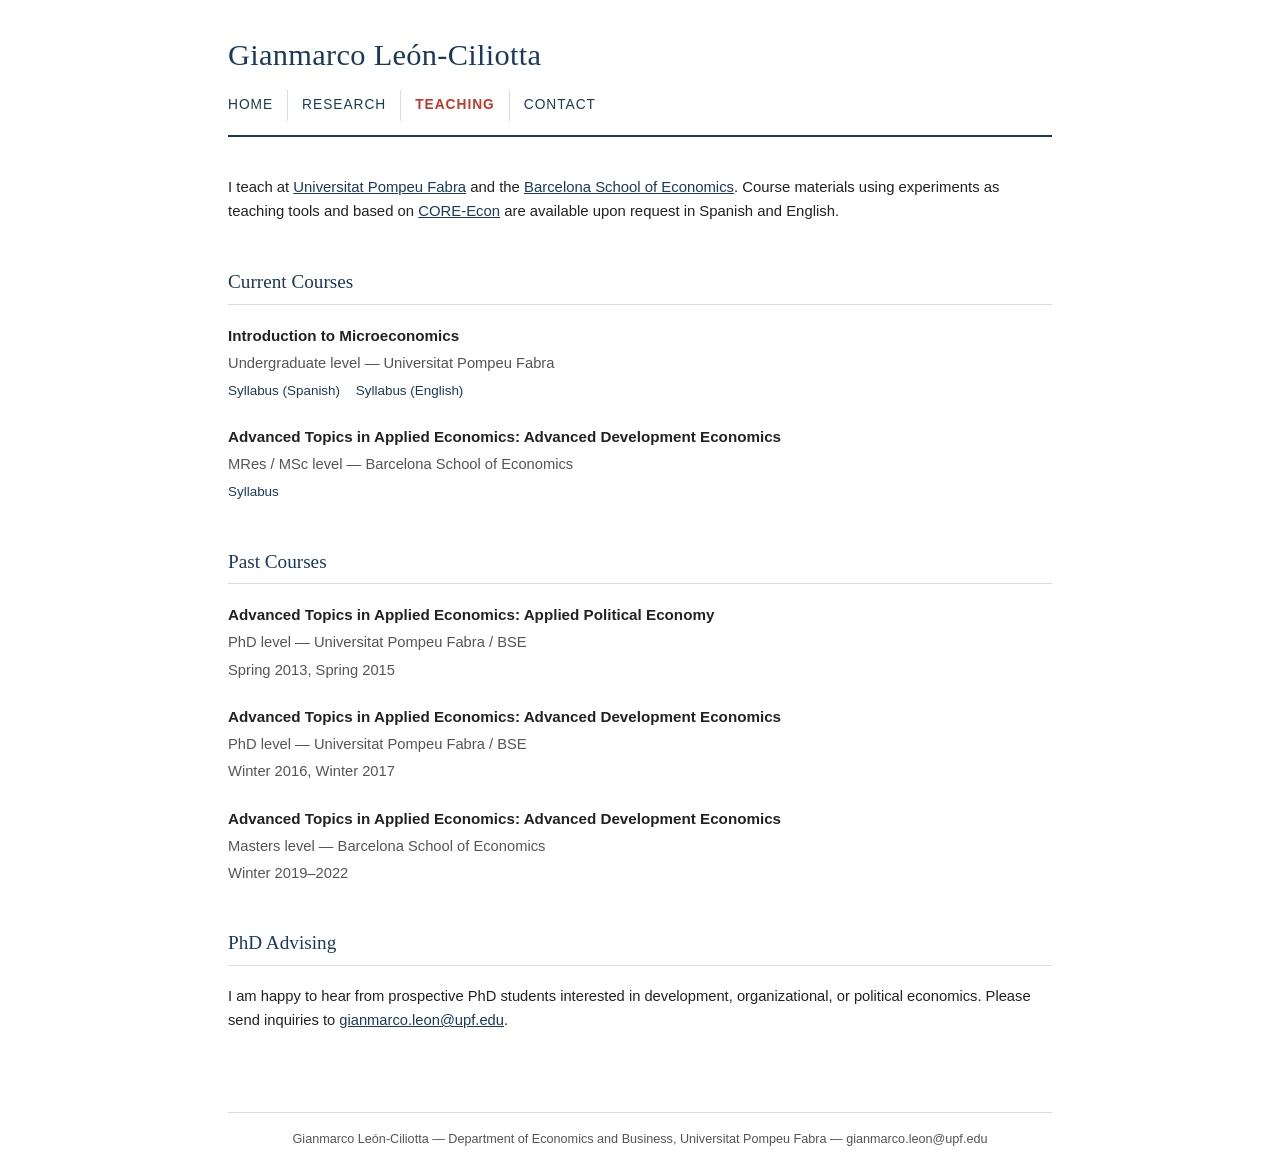
<file: teaching.html>
<!DOCTYPE html>
<html lang="en">
<head>
  <meta charset="UTF-8">
  <meta name="viewport" content="width=device-width, initial-scale=1.0">
  <title>Teaching — Gianmarco León-Ciliotta</title>
  <meta name="description" content="Teaching by Gianmarco León-Ciliotta at UPF and the Barcelona School of Economics.">
  <link rel="stylesheet" href="styles.css">
</head>
<body>
<div class="site-wrapper">

  <header>
    <h1><a href="index.html">Gianmarco León-Ciliotta</a></h1>
    <nav>
      <a href="index.html">Home</a>
      <a href="research.html">Research</a>
      <a href="teaching.html" class="active">Teaching</a>
      <a href="contact.html">Contact</a>
    </nav>
  </header>

  <main>

    <p style="font-size:0.93rem; margin-bottom:0.5em;">
      I teach at <a href="https://www.upf.edu" target="_blank">Universitat Pompeu Fabra</a> and the
      <a href="https://bse.eu" target="_blank">Barcelona School of Economics</a>.
      Course materials using experiments as teaching tools and based on
      <a href="https://www.core-econ.org" target="_blank">CORE-Econ</a> are available upon request in Spanish and English.
    </p>

    <!-- ── Current Courses ── -->
    <h2>Current Courses</h2>

    <div class="course-block">
      <h3>Introduction to Microeconomics</h3>
      <p>Undergraduate level &mdash; Universitat Pompeu Fabra</p>
      <div class="course-links">
        <a href="https://drive.google.com/file/d/1D94dV3k6zsgr5X55KRlqolLKmKnrQQkl/view?usp=sharing" target="_blank">Syllabus (Spanish)</a>
        <a href="https://docs.google.com/document/d/1pngxvBoXnSpCuje54lQ1KT0s--fOkiHV/edit?usp=sharing" target="_blank">Syllabus (English)</a>
      </div>
    </div>

    <div class="course-block">
      <h3>Advanced Topics in Applied Economics: Advanced Development Economics</h3>
      <p>MRes / MSc level &mdash; Barcelona School of Economics</p>
      <div class="course-links">
        <a href="https://www.dropbox.com/s/ri24qhjs8kii5s3/12E006%20Development%20Economics-2022.pdf?dl=0" target="_blank">Syllabus</a>
      </div>
    </div>

    <!-- ── Past Courses ── -->
    <h2>Past Courses</h2>

    <div class="course-block">
      <h3>Advanced Topics in Applied Economics: Applied Political Economy</h3>
      <p>PhD level &mdash; Universitat Pompeu Fabra / BSE</p>
      <p>Spring 2013, Spring 2015</p>
    </div>

    <div class="course-block">
      <h3>Advanced Topics in Applied Economics: Advanced Development Economics</h3>
      <p>PhD level &mdash; Universitat Pompeu Fabra / BSE</p>
      <p>Winter 2016, Winter 2017</p>
    </div>

    <div class="course-block">
      <h3>Advanced Topics in Applied Economics: Advanced Development Economics</h3>
      <p>Masters level &mdash; Barcelona School of Economics</p>
      <p>Winter 2019–2022</p>
    </div>

    <!-- ── PhD Students ── -->
    <h2>PhD Advising</h2>
    <p style="font-size:0.92rem;">
      I am happy to hear from prospective PhD students interested in development, organizational, or political economics.
      Please send inquiries to <a href="mailto:gianmarco.leon@upf.edu">gianmarco.leon@upf.edu</a>.
    </p>

  </main>

  <footer>
    <div class="site-wrapper">
      Gianmarco León-Ciliotta &mdash; Department of Economics and Business, Universitat Pompeu Fabra &mdash;
      <a href="mailto:gianmarco.leon@upf.edu">gianmarco.leon@upf.edu</a>
    </div>
  </footer>

</div>
</body>
</html>
</file>
<file: styles.css>
/* ============================================================
   Gianmarco León-Ciliotta — Personal Academic Website
   Style: Classic Academic
   ============================================================ */

/* Reset & Base */
*, *::before, *::after { box-sizing: border-box; margin: 0; padding: 0; }

:root {
  --navy:       #1a3a5c;
  --link:       #1a3a5c;
  --link-hover: #c0392b;
  --text:       #222;
  --muted:      #555;
  --light:      #f5f5f5;
  --border:     #ddd;
  --max-w:      880px;
  --serif:      Georgia, 'Times New Roman', serif;
  --sans:       'Helvetica Neue', Arial, sans-serif;
}

html { font-size: 16px; }

body {
  font-family: var(--sans);
  color: var(--text);
  background: #fff;
  line-height: 1.65;
}

/* ── Layout ── */
.site-wrapper {
  max-width: var(--max-w);
  margin: 0 auto;
  padding: 0 28px;
}

/* ── Header / Nav ── */
header {
  border-bottom: 2px solid var(--navy);
  padding: 30px 0 14px;
  margin-bottom: 38px;
}

header h1 {
  font-family: var(--serif);
  font-size: 1.9rem;
  font-weight: normal;
  color: var(--navy);
  letter-spacing: 0.01em;
}

header h1 a {
  text-decoration: none;
  color: inherit;
}

nav {
  margin-top: 10px;
  display: flex;
  flex-wrap: wrap;
  gap: 0;
}

nav a {
  display: inline-block;
  font-size: 0.86rem;
  text-transform: uppercase;
  letter-spacing: 0.07em;
  color: var(--navy);
  text-decoration: none;
  padding: 4px 14px 4px 0;
  border-right: 1px solid var(--border);
  margin-right: 14px;
}

nav a:last-child { border-right: none; margin-right: 0; }

nav a:hover  { color: var(--link-hover); }
nav a.active { color: var(--link-hover); font-weight: bold; }

/* ── Main content ── */
main { padding-bottom: 60px; }

/* ── Home layout ── */
.home-grid {
  display: flex;
  gap: 42px;
  align-items: flex-start;
}

.home-photo { flex-shrink: 0; }

.home-photo img {
  width: 160px;
  height: 240px;
  object-fit: cover;
  object-position: center top;
  display: block;
  border: 1px solid var(--border);
  box-shadow: 2px 3px 8px rgba(0,0,0,0.12);
}

.home-bio { flex: 1; }

.home-bio p {
  margin-bottom: 0.85em;
  font-size: 0.96rem;
}

/* ── Social / quick links ── */
.quick-links {
  margin-top: 14px;
  display: flex;
  gap: 8px;
  flex-wrap: wrap;
}

.quick-links a {
  font-size: 0.82rem;
  color: var(--link);
  text-decoration: none;
  border: 1px solid var(--navy);
  padding: 3px 10px;
  border-radius: 2px;
  white-space: nowrap;
}

.quick-links a:hover {
  background: var(--navy);
  color: #fff;
}

/* ── Section headings ── */
h2 {
  font-family: var(--serif);
  font-size: 1.2rem;
  font-weight: normal;
  color: var(--navy);
  border-bottom: 1px solid var(--border);
  padding-bottom: 6px;
  margin: 42px 0 18px;
}

h3 {
  font-size: 0.95rem;
  font-weight: bold;
  color: var(--text);
  margin-bottom: 4px;
}

/* ── News / Recent highlights ── */
.news-list { margin-top: 4px; }

.news-item {
  display: flex;
  gap: 12px;
  padding: 9px 0;
  border-bottom: 1px solid #eee;
  font-size: 0.91rem;
  align-items: flex-start;
}

.news-item:last-child { border-bottom: none; }

.news-badge {
  flex-shrink: 0;
  font-size: 0.69rem;
  font-weight: bold;
  text-transform: uppercase;
  letter-spacing: 0.04em;
  color: #fff;
  background: var(--navy);
  padding: 2px 7px;
  border-radius: 2px;
  margin-top: 2px;
  white-space: nowrap;
}

.news-badge.paper  { background: #1a6b3c; }
.news-badge.grant  { background: #7b4f00; }
.news-badge.appt   { background: #1a3a5c; }
.news-badge.media  { background: #5a2d82; }
.news-badge.wp     { background: #8a3b12; }

.news-date {
  flex-shrink: 0;
  min-width: 70px;
  color: var(--muted);
  font-size: 0.82rem;
  margin-top: 2px;
}

/* ── Talks ── */
.talks-list {
  list-style: none;
  font-size: 0.91rem;
}

.talks-list li {
  display: flex;
  gap: 12px;
  padding: 5px 0;
  border-bottom: 1px dotted #ddd;
}

.talks-list li:last-child { border-bottom: none; }

.talk-date {
  flex-shrink: 0;
  min-width: 110px;
  color: var(--muted);
  font-size: 0.84rem;
}

/* ── Research ── */
.paper-entry {
  margin-bottom: 26px;
  padding-bottom: 22px;
  border-bottom: 1px solid #eee;
  font-size: 0.91rem;
}

.paper-entry:last-child { border-bottom: none; }

.paper-title {
  font-size: 0.99rem;
  font-weight: bold;
  margin-bottom: 4px;
  line-height: 1.4;
}

.paper-title a {
  color: var(--link);
  text-decoration: none;
}

.paper-title a:hover {
  color: var(--link-hover);
  text-decoration: underline;
}

.paper-authors { color: var(--muted); margin-bottom: 3px; }

.paper-journal { font-style: italic; margin-bottom: 5px; }

.paper-links {
  font-size: 0.82rem;
  display: flex;
  flex-wrap: wrap;
  gap: 5px;
  margin-top: 6px;
}

.paper-links a {
  color: var(--link);
  text-decoration: none;
  background: var(--light);
  border: 1px solid var(--border);
  padding: 1px 7px;
  border-radius: 2px;
  white-space: nowrap;
}

.paper-links a:hover {
  background: var(--navy);
  color: #fff;
  border-color: var(--navy);
}

.paper-note {
  margin-top: 5px;
  font-size: 0.82rem;
  color: var(--muted);
  font-style: italic;
}

.paper-media {
  font-size: 0.82rem;
  margin-top: 5px;
  color: var(--muted);
}

.paper-media a {
  color: var(--link);
  text-decoration: none;
}

.paper-media a:hover { color: var(--link-hover); }

.rr-badge {
  display: inline-block;
  font-size: 0.73rem;
  font-weight: bold;
  text-transform: uppercase;
  background: #e8f0e8;
  border: 1px solid #88aa88;
  color: #1a6b3c;
  padding: 1px 6px;
  border-radius: 2px;
  margin-left: 8px;
  vertical-align: middle;
}

/* ── Expandable abstracts ── */
.paper-abstract { margin: 2px 0 6px; font-size: 0.86rem; }

.paper-abstract summary {
  display: inline-flex;
  align-items: center;
  gap: 6px;
  cursor: pointer;
  list-style: none;
  color: var(--navy);
  user-select: none;
}

.paper-abstract summary::-webkit-details-marker { display: none; }

.paper-abstract summary::before {
  content: "+";
  display: inline-block;
  width: 15px;
  height: 15px;
  line-height: 13px;
  text-align: center;
  font-size: 0.85rem;
  font-weight: bold;
  border: 1px solid var(--navy);
  border-radius: 2px;
  transition: background 0.15s, color 0.15s;
}

.paper-abstract[open] summary::before { content: "\2212"; }

.paper-abstract summary:hover { color: var(--link-hover); }
.paper-abstract summary:hover::before { background: var(--navy); color: #fff; }
.paper-abstract summary:focus-visible { outline: 2px solid var(--navy); outline-offset: 2px; }

.paper-abstract p {
  margin-top: 6px;
  padding: 8px 14px;
  border-left: 3px solid var(--border);
  background: var(--light);
  color: var(--text);
  line-height: 1.6;
}

/* ── Teaching ── */
.course-block {
  margin-bottom: 22px;
  font-size: 0.92rem;
}

.course-block h3 {
  font-size: 0.95rem;
  margin-bottom: 3px;
}

.course-block p {
  color: var(--muted);
  margin-bottom: 3px;
}

.course-links {
  font-size: 0.84rem;
  margin-top: 5px;
}

.course-links a {
  color: var(--link);
  text-decoration: none;
  margin-right: 12px;
}

.course-links a:hover { color: var(--link-hover); text-decoration: underline; }

/* ── Contact ── */
.contact-section { font-size: 0.93rem; }

.contact-section p { margin-bottom: 0.65em; }

address {
  font-style: normal;
  line-height: 1.75;
  padding: 14px 18px;
  background: var(--light);
  border-left: 3px solid var(--navy);
  display: inline-block;
  margin-bottom: 22px;
}

/* ── Footer ── */
footer {
  border-top: 1px solid var(--border);
  padding: 16px 0;
  font-size: 0.79rem;
  color: var(--muted);
  text-align: center;
  margin-top: 20px;
}

footer a { color: var(--muted); text-decoration: none; }
footer a:hover { color: var(--link-hover); }

/* ── Global links ── */
a { color: var(--link); }
a:hover { color: var(--link-hover); }

/* ── Responsive ── */
@media (max-width: 620px) {
  .home-grid { flex-direction: column; }
  .home-photo img { width: 120px; height: 180px; }
  header h1 { font-size: 1.5rem; }
  nav a { font-size: 0.8rem; padding: 4px 10px 4px 0; margin-right: 10px; }
  .talk-date { min-width: 80px; }
}
</file>
